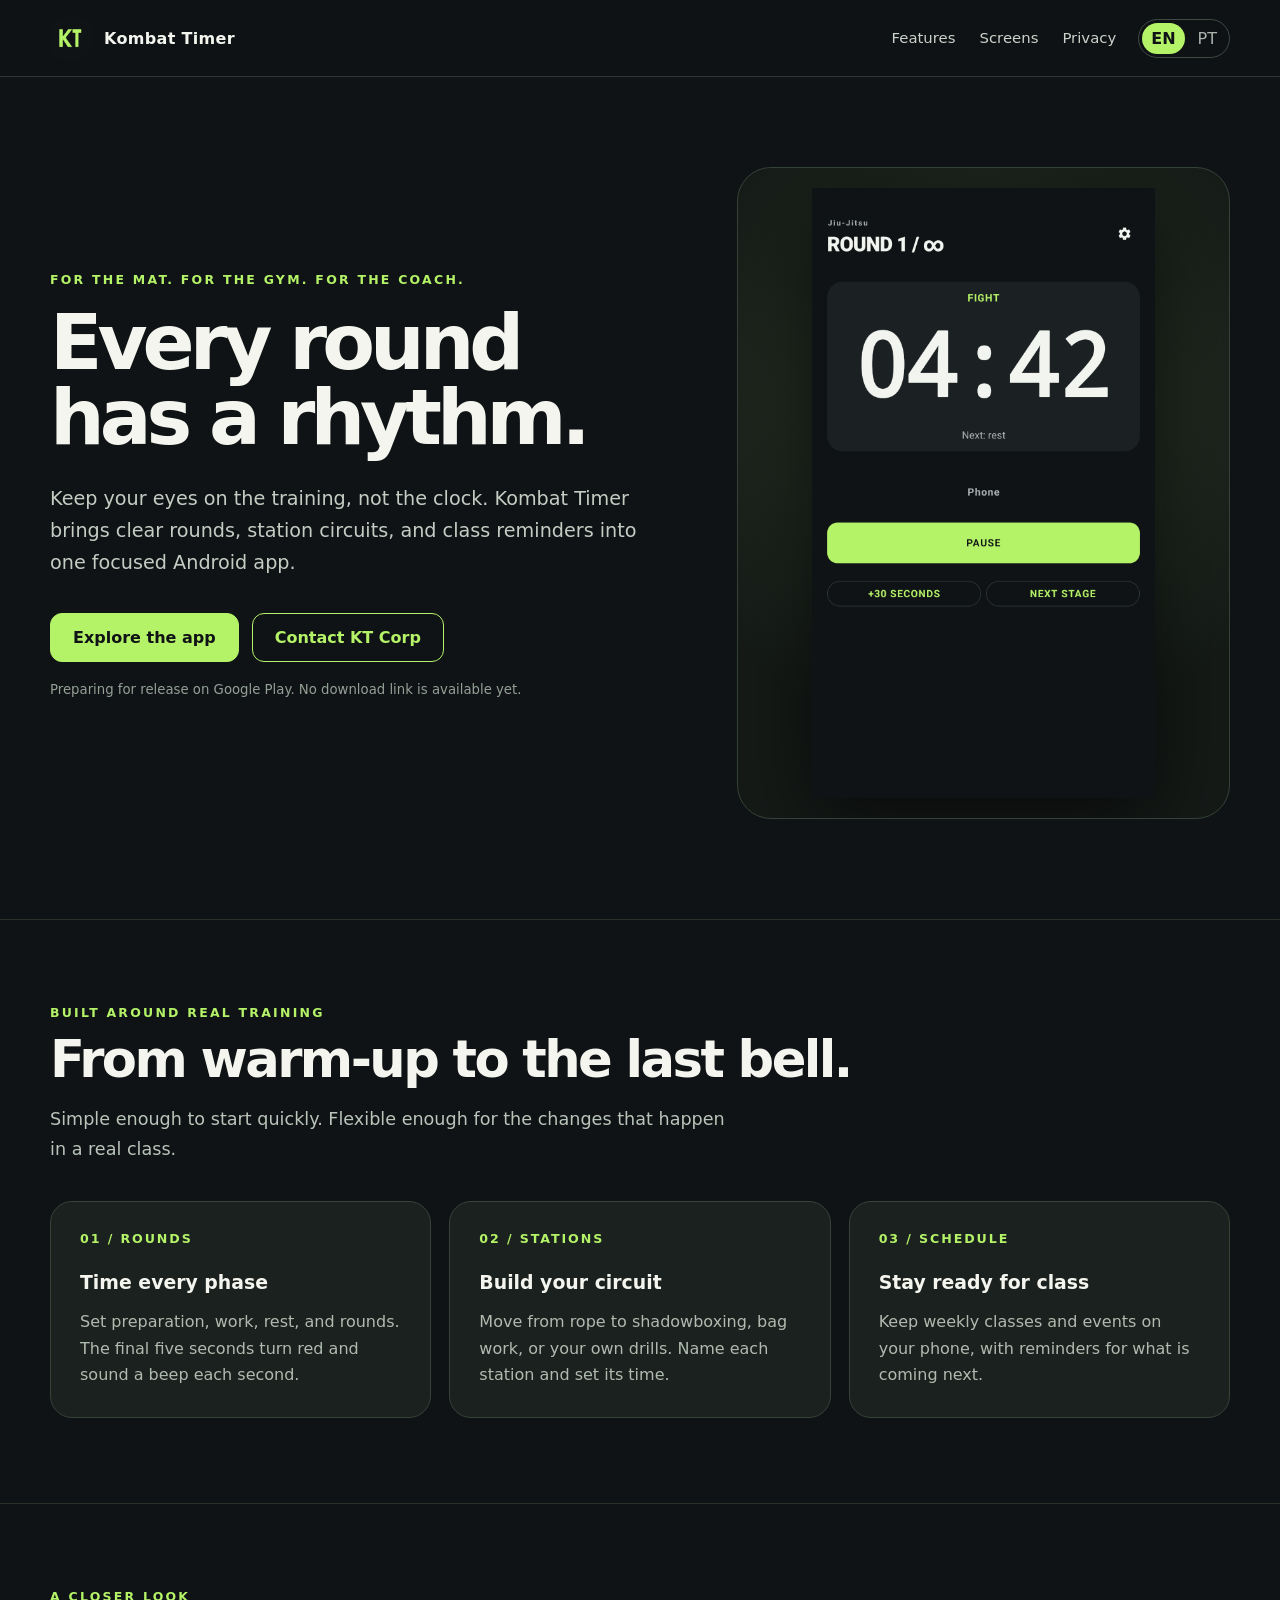
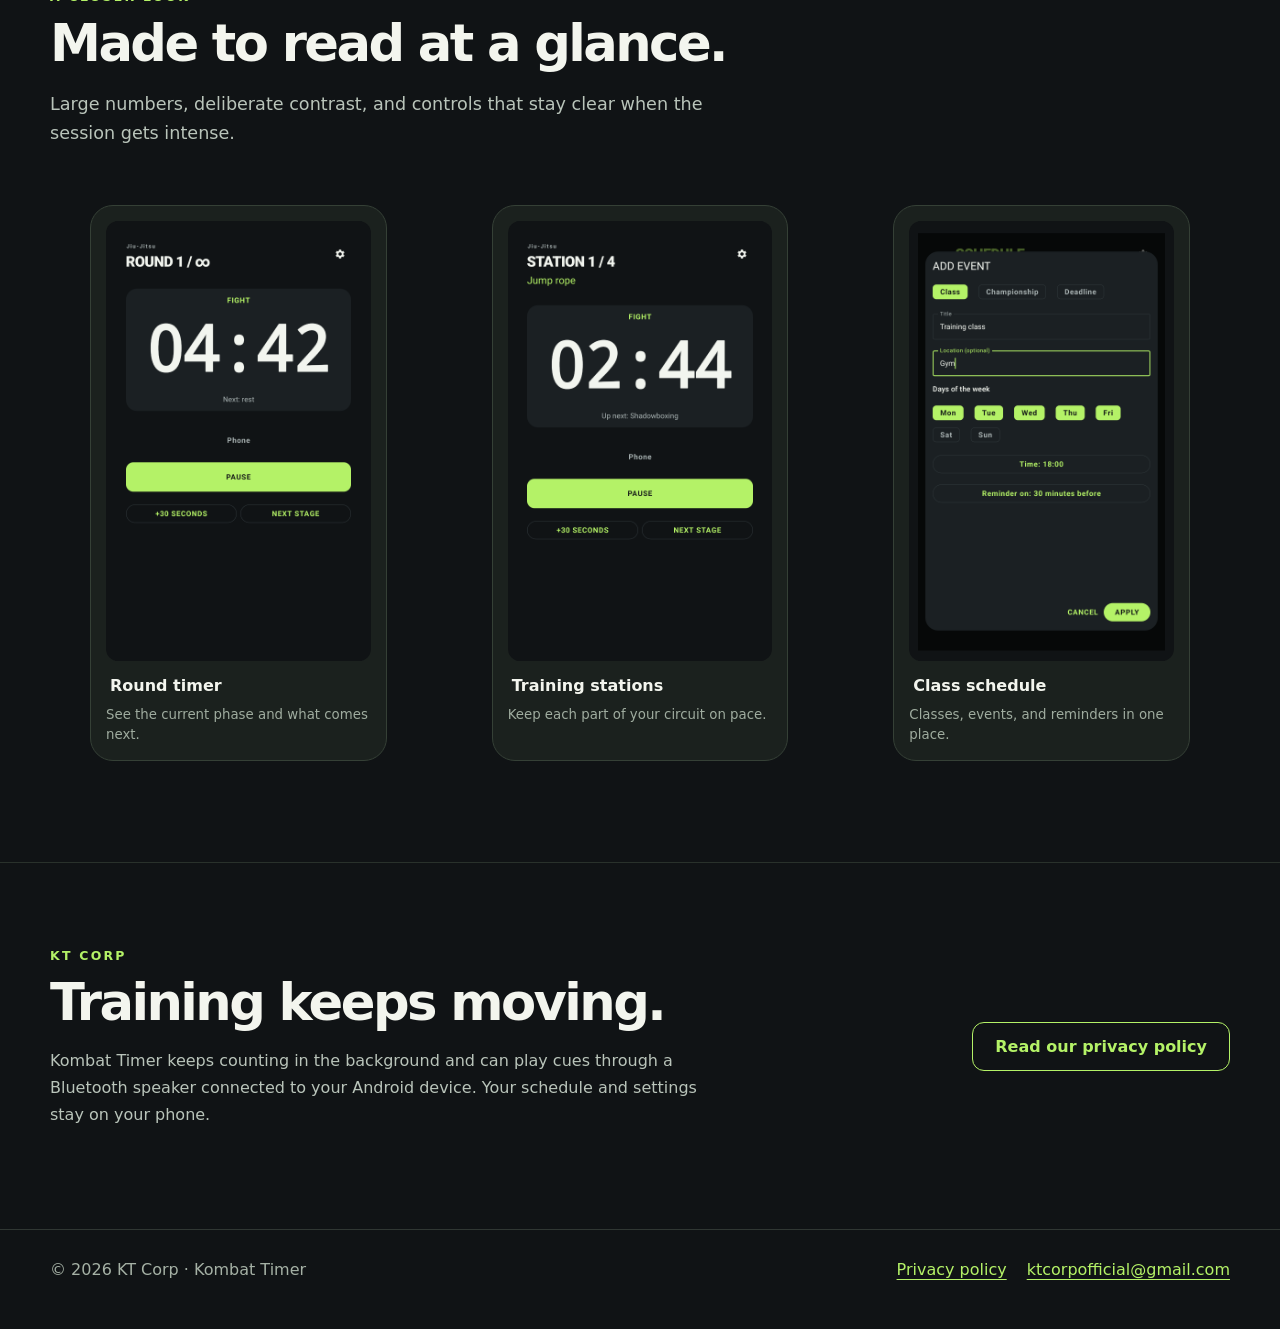
<file: index.html>
<!doctype html>
<html lang="en">
<head>
  <meta charset="utf-8"><meta name="viewport" content="width=device-width,initial-scale=1">
  <meta name="theme-color" content="#101315">
  <meta name="description" content="Kombat Timer keeps combat sports rounds, training stations, and class schedules on pace.">
  <title>Kombat Timer — Built for the rhythm of combat sports</title>
  <link rel="icon" type="image/png" href="assets/icon.png">
  <style>
    :root{color-scheme:dark;font-family:system-ui,-apple-system,"Segoe UI",sans-serif;background:#101315;color:#f3f5ee;scroll-behavior:smooth}
    *{box-sizing:border-box}body{margin:0}a{color:inherit}button{font:inherit}img{max-width:100%;display:block}
    .shell{width:min(1180px,calc(100% - 40px));margin:auto}.accent{color:#b4f267}
    header{border-bottom:1px solid #303733;background:#101315ee;position:sticky;top:0;z-index:10;backdrop-filter:blur(14px)}
    .nav{min-height:76px;display:flex;align-items:center;gap:22px}.brand{display:flex;align-items:center;gap:12px;text-decoration:none;font-weight:800;letter-spacing:.02em}.brand img{width:42px;height:42px;border-radius:12px}.navlinks{display:flex;gap:24px;margin-left:auto}.navlinks a{text-decoration:none;color:#cbd2ca;font-size:.93rem}.navlinks a:hover,.navlinks a:focus-visible{color:#b4f267}.langs{display:flex;gap:4px;border:1px solid #404a42;border-radius:999px;padding:3px}.langs button{border:0;background:none;color:#aab3ad;padding:6px 9px;border-radius:999px;cursor:pointer}.langs button[aria-pressed="true"]{background:#b4f267;color:#101315;font-weight:800}
    .hero{display:grid;grid-template-columns:1.12fr .88fr;gap:60px;align-items:center;padding:90px 0 100px}.eyebrow{text-transform:uppercase;letter-spacing:.18em;color:#b4f267;font-size:.78rem;font-weight:800}.hero h1{font-size:clamp(3.1rem,6vw,6.2rem);line-height:.98;letter-spacing:-.065em;margin:18px 0 28px}.hero p{font-size:clamp(1.05rem,1.5vw,1.27rem);line-height:1.65;color:#c4cdc4;max-width:610px}.actions{display:flex;gap:13px;flex-wrap:wrap;margin-top:35px}.button{display:inline-flex;align-items:center;justify-content:center;padding:14px 22px;border-radius:12px;text-decoration:none;font-weight:750;border:1px solid #b4f267;background:#b4f267;color:#101315}.button.secondary{background:transparent;color:#b4f267}.release-note{font-size:.83rem!important;color:#93a096!important;margin-top:17px}.hero-art{padding:20px;border-radius:34px;background:radial-gradient(circle at 50% 36%,#41602c 0%,#202a20 36%,#151a17 72%);border:1px solid #354237;min-height:560px;display:grid;place-items:center;overflow:hidden}.hero-art img{max-height:610px;width:auto;filter:drop-shadow(0 22px 40px #0009)}
    section{padding:85px 0;border-top:1px solid #29312b}section h2{font-size:clamp(2.2rem,4vw,4rem);letter-spacing:-.05em;line-height:1.08;margin:12px 0 18px}section .lead{color:#b9c4ba;line-height:1.7;max-width:680px;font-size:1.1rem}.features{display:grid;grid-template-columns:repeat(3,1fr);gap:18px;margin-top:36px}.feature{background:#1b211e;border:1px solid #374239;border-radius:22px;padding:29px;min-height:210px}.feature strong{font-size:1.18rem}.feature p{color:#afbbb0;line-height:1.65;margin-bottom:0}.number{display:block;color:#b4f267;font-weight:850;letter-spacing:.15em;font-size:.79rem;margin-bottom:25px}
    .gallery{display:grid;grid-template-columns:repeat(3,minmax(0,1fr));gap:25px;margin-top:40px}.shot{background:#1b211e;border:1px solid #354036;border-radius:23px;padding:15px}.shot img{width:100%;height:440px;object-fit:contain;object-position:top;background:#101315;border-radius:12px}.shot figcaption{padding:15px 4px 5px;font-weight:700}.shot small{display:block;color:#9fac9f;font-weight:400;margin-top:5px;line-height:1.5}
    .closing{display:grid;grid-template-columns:1fr auto;gap:30px;align-items:center}.closing h2{margin-bottom:12px}.closing p{color:#b9c4ba;line-height:1.7;max-width:660px}footer{border-top:1px solid #303733;padding:30px 0 50px;color:#a5b1a5}.foot{display:flex;gap:20px;flex-wrap:wrap;align-items:center}.foot span{margin-right:auto}.foot a{color:#b4f267;text-underline-offset:4px}:focus-visible{outline:3px solid #d3ff9e;outline-offset:3px}
    @media(max-width:850px){.hero{grid-template-columns:1fr;gap:25px;padding:60px 0}.hero-art{min-height:410px}.hero-art img{max-height:440px}.features{grid-template-columns:1fr}.gallery{grid-template-columns:repeat(2,minmax(0,1fr))}.navlinks{display:none}.langs{margin-left:auto}.closing{grid-template-columns:1fr}}
    @media(max-width:580px){.shell{width:min(100% - 30px,1180px)}.hero h1{font-size:3.45rem}.hero-art{min-height:390px}.gallery{grid-template-columns:1fr}.shot img{height:470px}.feature{min-height:0}section{padding:62px 0}}
  </style>
</head>
<body>
  <header><div class="shell nav"><a class="brand" href="#top"><img src="assets/icon.png" alt="Kombat Timer icon"><span>Kombat Timer</span></a><nav class="navlinks" aria-label="Main navigation"><a href="#features" data-en="Features" data-pt="Recursos">Features</a><a href="#screens" data-en="Screens" data-pt="Telas">Screens</a><a href="privacy.html" data-en="Privacy" data-pt="Privacidade">Privacy</a></nav><div class="langs" aria-label="Language"><button type="button" data-lang="en" aria-pressed="true">EN</button><button type="button" data-lang="pt" aria-pressed="false">PT</button></div></div></header>
  <main id="top">
    <div class="shell hero"><div><div class="eyebrow" data-en="For the mat. For the gym. For the coach." data-pt="Para o tatame. Para a academia. Para o treinador.">For the mat. For the gym. For the coach.</div><h1 data-en="Every round has a rhythm." data-pt="Cada round tem seu ritmo.">Every round has a rhythm.</h1><p data-en="Keep your eyes on the training, not the clock. Kombat Timer brings clear rounds, station circuits, and class reminders into one focused Android app." data-pt="Concentre-se no treino, não no relógio. O Kombat Timer reúne rounds, circuitos de estações e lembretes de aulas em um app Android focado.">Keep your eyes on the training, not the clock. Kombat Timer brings clear rounds, station circuits, and class reminders into one focused Android app.</p><div class="actions"><a class="button" href="#screens" data-en="Explore the app" data-pt="Conheça o app">Explore the app</a><a class="button secondary" href="mailto:ktcorpofficial@gmail.com" data-en="Contact KT Corp" data-pt="Fale com a KT Corp">Contact KT Corp</a></div><p class="release-note" data-en="Preparing for release on Google Play. No download link is available yet." data-pt="Em preparação para lançamento na Google Play. Ainda não há link para download.">Preparing for release on Google Play. No download link is available yet.</p></div><div class="hero-art"><img src="assets/timer.png" alt="Kombat Timer round countdown on Android"></div></div>
    <section id="features"><div class="shell"><div class="eyebrow" data-en="Built around real training" data-pt="Feito para treinos reais">Built around real training</div><h2 data-en="From warm-up to the last bell." data-pt="Do aquecimento ao último sino.">From warm-up to the last bell.</h2><p class="lead" data-en="Simple enough to start quickly. Flexible enough for the changes that happen in a real class." data-pt="Simples para começar rápido. Flexível para as mudanças que acontecem numa aula de verdade.">Simple enough to start quickly. Flexible enough for the changes that happen in a real class.</p><div class="features"><div class="feature"><span class="number">01 / ROUNDS</span><strong data-en="Time every phase" data-pt="Controle cada fase">Time every phase</strong><p data-en="Set preparation, work, rest, and rounds. The final five seconds turn red and sound a beep each second." data-pt="Ajuste preparação, luta, descanso e rounds. Nos últimos cinco segundos, os números ficam vermelhos e há um beep a cada segundo.">Set preparation, work, rest, and rounds. The final five seconds turn red and sound a beep each second.</p></div><div class="feature"><span class="number">02 / STATIONS</span><strong data-en="Build your circuit" data-pt="Monte seu circuito">Build your circuit</strong><p data-en="Move from rope to shadowboxing, bag work, or your own drills. Name each station and set its time." data-pt="Passe da corda para sombra, saco ou seus próprios exercícios. Nomeie cada estação e ajuste seu tempo.">Move from rope to shadowboxing, bag work, or your own drills. Name each station and set its time.</p></div><div class="feature"><span class="number">03 / SCHEDULE</span><strong data-en="Stay ready for class" data-pt="Organize suas aulas">Stay ready for class</strong><p data-en="Keep weekly classes and events on your phone, with reminders for what is coming next." data-pt="Guarde aulas semanais e eventos no celular, com lembretes para os próximos compromissos.">Keep weekly classes and events on your phone, with reminders for what is coming next.</p></div></div></div></section>
    <section id="screens"><div class="shell"><div class="eyebrow" data-en="A closer look" data-pt="Veja de perto">A closer look</div><h2 data-en="Made to read at a glance." data-pt="Feito para entender num olhar.">Made to read at a glance.</h2><p class="lead" data-en="Large numbers, deliberate contrast, and controls that stay clear when the session gets intense." data-pt="Números grandes, contraste pensado e controles claros mesmo nos momentos mais intensos.">Large numbers, deliberate contrast, and controls that stay clear when the session gets intense.</p><div class="gallery"><figure class="shot"><img src="assets/timer.png" loading="lazy" alt="Round timer screen"><figcaption data-en="Round timer" data-pt="Cronômetro de rounds">Round timer</figcaption><small data-en="See the current phase and what comes next." data-pt="Veja a fase atual e o que vem depois.">See the current phase and what comes next.</small></figure><figure class="shot"><img src="assets/stations.png" loading="lazy" alt="Training stations screen"><figcaption data-en="Training stations" data-pt="Estações de treino">Training stations</figcaption><small data-en="Keep each part of your circuit on pace." data-pt="Mantenha cada etapa do circuito no ritmo.">Keep each part of your circuit on pace.</small></figure><figure class="shot"><img src="assets/schedule.png" loading="lazy" alt="Class schedule screen"><figcaption data-en="Class schedule" data-pt="Agenda de aulas">Class schedule</figcaption><small data-en="Classes, events, and reminders in one place." data-pt="Aulas, eventos e lembretes em um só lugar.">Classes, events, and reminders in one place.</small></figure></div></div></section>
    <section><div class="shell closing"><div><div class="eyebrow">KT CORP</div><h2 data-en="Training keeps moving." data-pt="O treino não para.">Training keeps moving.</h2><p data-en="Kombat Timer keeps counting in the background and can play cues through a Bluetooth speaker connected to your Android device. Your schedule and settings stay on your phone." data-pt="O Kombat Timer continua contando em segundo plano e pode tocar avisos numa caixa Bluetooth conectada ao Android. Sua agenda e seus ajustes ficam no celular.">Kombat Timer keeps counting in the background and can play cues through a Bluetooth speaker connected to your Android device. Your schedule and settings stay on your phone.</p></div><a class="button secondary" href="privacy.html" data-en="Read our privacy policy" data-pt="Leia a política de privacidade">Read our privacy policy</a></div></section>
  </main>
  <footer><div class="shell foot"><span>© <span id="year">2026</span> KT Corp · Kombat Timer</span><a href="privacy.html" data-en="Privacy policy" data-pt="Política de privacidade">Privacy policy</a><a href="mailto:ktcorpofficial@gmail.com">ktcorpofficial@gmail.com</a></div></footer>
  <script>
    document.getElementById('year').textContent = new Date().getFullYear();
    const buttons = document.querySelectorAll('[data-lang]');
    function setLanguage(lang){document.documentElement.lang=lang==='pt'?'pt-BR':'en';document.querySelectorAll('[data-en][data-pt]').forEach(node=>{node.textContent=node.dataset[lang]});buttons.forEach(button=>button.setAttribute('aria-pressed',String(button.dataset.lang===lang)));localStorage.setItem('kt-site-language',lang)}
    buttons.forEach(button=>button.addEventListener('click',()=>setLanguage(button.dataset.lang)));
    const saved=localStorage.getItem('kt-site-language');if(saved==='pt'||saved==='en')setLanguage(saved);
  </script>
</body>
</html>
</file>
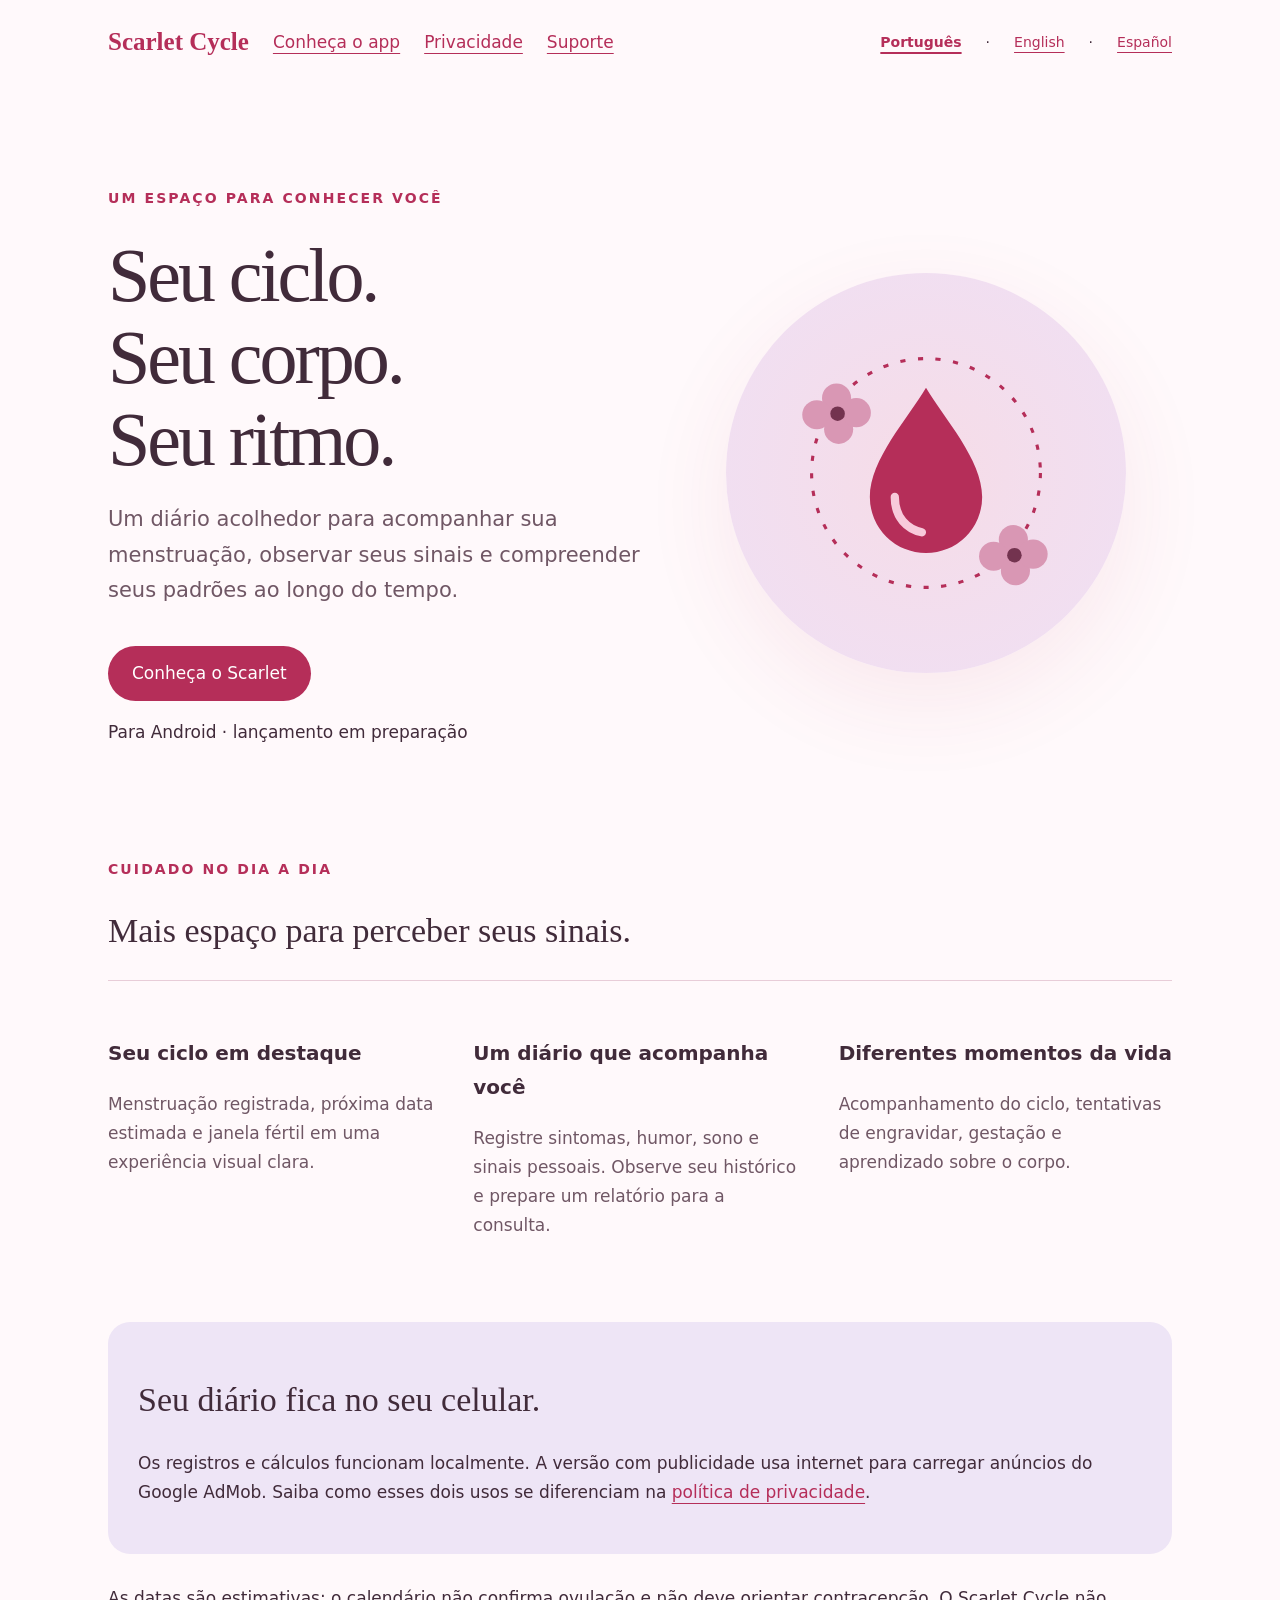
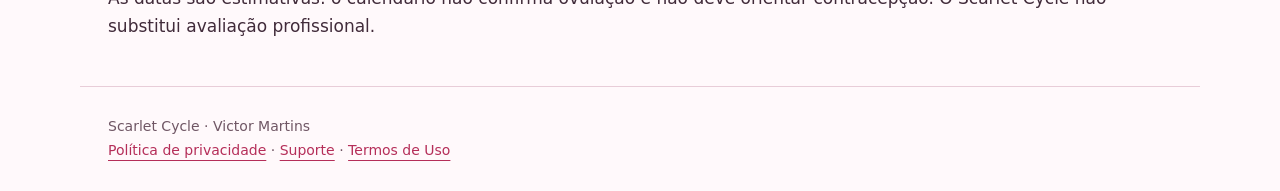
<file: scarlet-cycle/index.html>
<!doctype html><html lang="pt-BR"><head><meta charset="utf-8"><meta name="viewport" content="width=device-width,initial-scale=1"><meta name="description" content="Scarlet Cycle: diário menstrual, estimativas do ciclo e acompanhamento pessoal no seu celular."><title>Scarlet Cycle — Seu ciclo, seu ritmo</title><link rel="stylesheet" href="style.css"></head><body><header><a class="brand" href="./">Scarlet Cycle</a><nav aria-label="Navegação principal"><a href="#recursos">Conheça o app</a><a href="privacidade.html">Privacidade</a><a href="suporte.html">Suporte</a></nav><nav class="languages" aria-label="Language / Idioma"><a lang="pt" href="index.html" aria-current="page">Português</a> · <a lang="en" href="index.en.html">English</a> · <a lang="es" href="index.es.html">Español</a></nav></header><main><section class="hero"><div><span class="eyebrow">Um espaço para conhecer você</span><h1>Seu ciclo.<br>Seu corpo.<br>Seu ritmo.</h1><p class="lead">Um diário acolhedor para acompanhar sua menstruação, observar seus sinais e compreender seus padrões ao longo do tempo.</p><a class="button" href="#recursos">Conheça o Scarlet</a><p>Para Android · lançamento em preparação</p></div><div class="art"><svg viewBox="0 0 300 300" role="img" aria-label="Gota escarlate dentro de um ciclo com flores"><circle cx="150" cy="150" r="110" fill="none" stroke="#b52e59" stroke-width="3" stroke-dasharray="5 12"/><path d="M150 68C133 97 96 137 96 173a54 54 0 00108 0c0-36-37-76-54-105Z" fill="#b52e59"/><path d="M120 173c0 20 12 31 26 34" fill="none" stroke="#f8cadb" stroke-width="8" stroke-linecap="round"/><g fill="#d997b4"><circle cx="64" cy="78" r="14"/><circle cx="45" cy="94" r="14"/><circle cx="66" cy="108" r="14"/><circle cx="83" cy="92" r="14"/><circle cx="234" cy="214" r="14"/><circle cx="215" cy="230" r="14"/><circle cx="236" cy="244" r="14"/><circle cx="253" cy="228" r="14"/></g><g fill="#73334f"><circle cx="65" cy="93" r="7"/><circle cx="235" cy="229" r="7"/></g></svg></div></section><section id="recursos"><span class="eyebrow">Cuidado no dia a dia</span><h2>Mais espaço para perceber seus sinais.</h2><div class="features"><article><h3>Seu ciclo em destaque</h3><p>Menstruação registrada, próxima data estimada e janela fértil em uma experiência visual clara.</p></article><article><h3>Um diário que acompanha você</h3><p>Registre sintomas, humor, sono e sinais pessoais. Observe seu histórico e prepare um relatório para a consulta.</p></article><article><h3>Diferentes momentos da vida</h3><p>Acompanhamento do ciclo, tentativas de engravidar, gestação e aprendizado sobre o corpo.</p></article></div></section><section class="note"><h2>Seu diário fica no seu celular.</h2><p>Os registros e cálculos funcionam localmente. A versão com publicidade usa internet para carregar anúncios do Google AdMob. Saiba como esses dois usos se diferenciam na <a href="privacidade.html">política de privacidade</a>.</p></section><p>As datas são estimativas: o calendário não confirma ovulação e não deve orientar contracepção. O Scarlet Cycle não substitui avaliação profissional.</p></main><footer>Scarlet Cycle · Victor Martins<br><a href="privacidade.html">Política de privacidade</a> · <a href="suporte.html">Suporte</a> · <a href='termos.html'>Termos de Uso</a></footer></body></html>
</file>
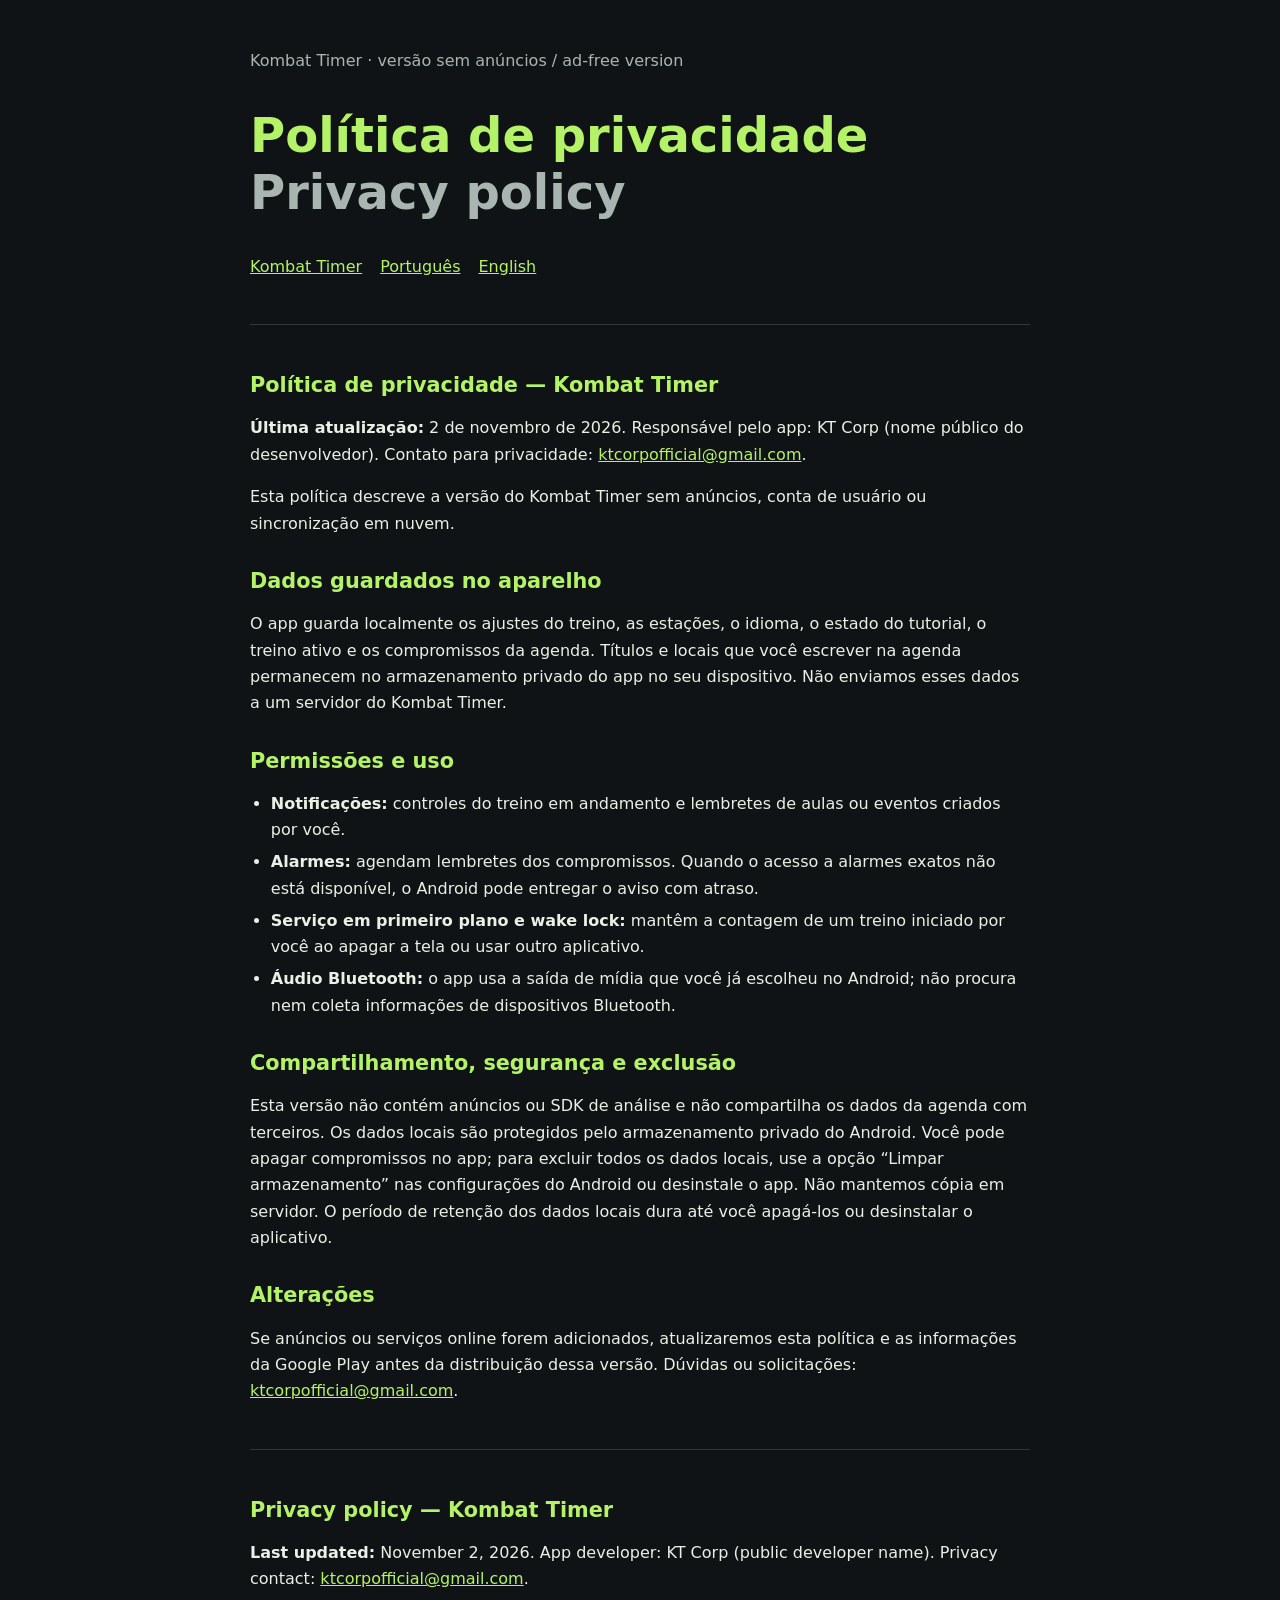
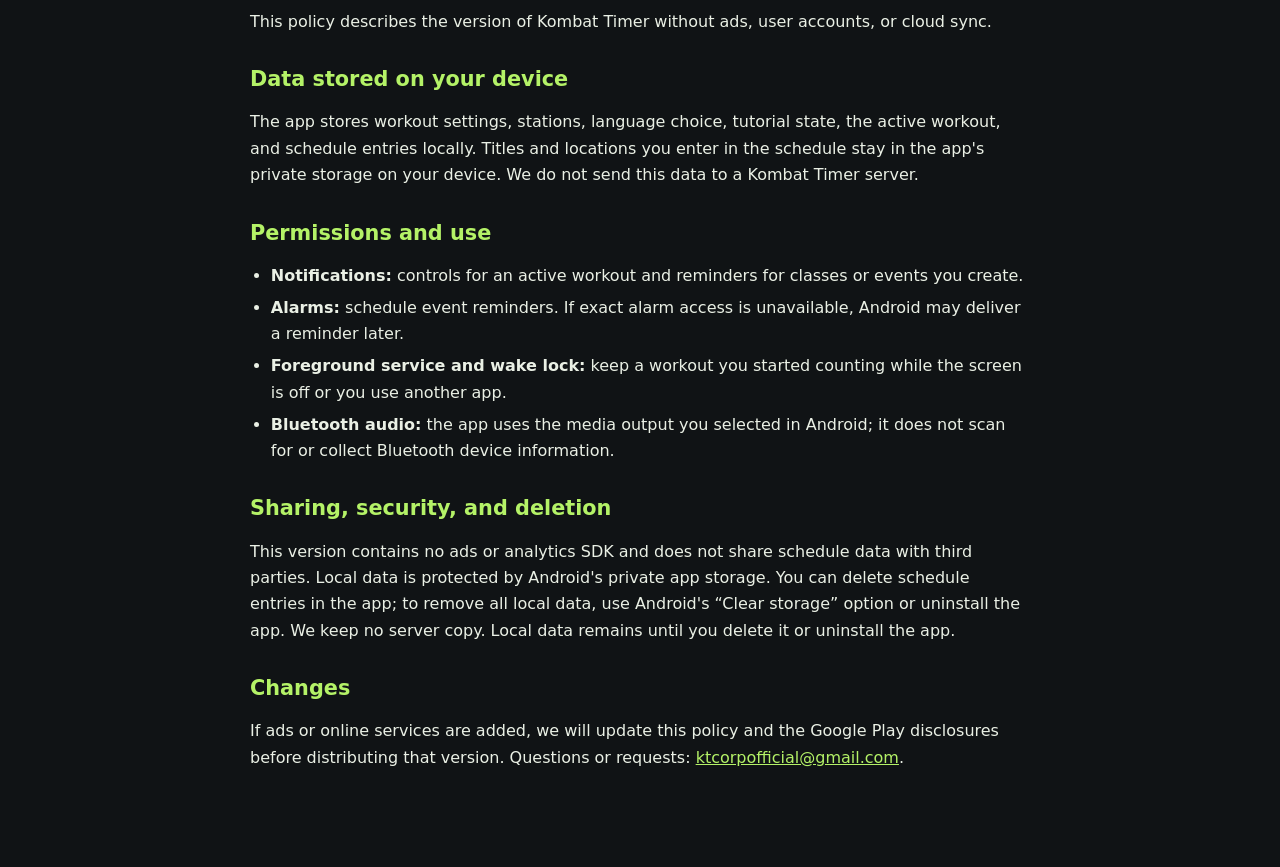
<file: privacy.html>
<!doctype html>
<html lang="pt-BR">
<head>
  <meta charset="utf-8">
  <meta name="viewport" content="width=device-width,initial-scale=1">
  <meta name="color-scheme" content="dark">
  <title>Política de privacidade / Privacy policy — Kombat Timer</title>
  <style>
    :root{font-family:system-ui,-apple-system,"Segoe UI",sans-serif;color:#eaf0e5;background:#101315;line-height:1.65}
    body{margin:0}main{max-width:780px;margin:auto;padding:32px 22px 80px}h1,h2{line-height:1.2}h1{color:#b4f267;font-size:clamp(2rem,5vw,3rem)}h2{margin-top:2rem;color:#b4f267;font-size:1.3rem}a{color:#b4f267}nav{display:flex;gap:18px;flex-wrap:wrap;margin:20px 0 36px}section{border-top:1px solid #303a37;padding-top:16px;margin-top:44px}.muted{color:#a9b5b0}ul{padding-left:1.3rem}li{margin:.35rem 0}
  </style>
</head>
<body><main>
  <p class="muted">Kombat Timer · versão sem anúncios / ad-free version</p>
  <h1>Política de privacidade<br><span class="muted">Privacy policy</span></h1>
  <nav><a href="index.html">Kombat Timer</a><a href="#pt">Português</a><a href="#en">English</a></nav>
  <section id="pt" lang="pt-BR">
    <h2>Política de privacidade — Kombat Timer</h2>
    <p><strong>Última atualização:</strong> 2 de novembro de 2026. Responsável pelo app: KT Corp (nome público do desenvolvedor). Contato para privacidade: <a href="mailto:ktcorpofficial@gmail.com">ktcorpofficial@gmail.com</a>.</p>
    <p>Esta política descreve a versão do Kombat Timer sem anúncios, conta de usuário ou sincronização em nuvem.</p>
    <h2>Dados guardados no aparelho</h2>
    <p>O app guarda localmente os ajustes do treino, as estações, o idioma, o estado do tutorial, o treino ativo e os compromissos da agenda. Títulos e locais que você escrever na agenda permanecem no armazenamento privado do app no seu dispositivo. Não enviamos esses dados a um servidor do Kombat Timer.</p>
    <h2>Permissões e uso</h2>
    <ul><li><strong>Notificações:</strong> controles do treino em andamento e lembretes de aulas ou eventos criados por você.</li><li><strong>Alarmes:</strong> agendam lembretes dos compromissos. Quando o acesso a alarmes exatos não está disponível, o Android pode entregar o aviso com atraso.</li><li><strong>Serviço em primeiro plano e wake lock:</strong> mantêm a contagem de um treino iniciado por você ao apagar a tela ou usar outro aplicativo.</li><li><strong>Áudio Bluetooth:</strong> o app usa a saída de mídia que você já escolheu no Android; não procura nem coleta informações de dispositivos Bluetooth.</li></ul>
    <h2>Compartilhamento, segurança e exclusão</h2>
    <p>Esta versão não contém anúncios ou SDK de análise e não compartilha os dados da agenda com terceiros. Os dados locais são protegidos pelo armazenamento privado do Android. Você pode apagar compromissos no app; para excluir todos os dados locais, use a opção “Limpar armazenamento” nas configurações do Android ou desinstale o app. Não mantemos cópia em servidor. O período de retenção dos dados locais dura até você apagá-los ou desinstalar o aplicativo.</p>
    <h2>Alterações</h2>
    <p>Se anúncios ou serviços online forem adicionados, atualizaremos esta política e as informações da Google Play antes da distribuição dessa versão. Dúvidas ou solicitações: <a href="mailto:ktcorpofficial@gmail.com">ktcorpofficial@gmail.com</a>.</p>
  </section>
  <section id="en" lang="en">
    <h2>Privacy policy — Kombat Timer</h2>
    <p><strong>Last updated:</strong> November 2, 2026. App developer: KT Corp (public developer name). Privacy contact: <a href="mailto:ktcorpofficial@gmail.com">ktcorpofficial@gmail.com</a>.</p>
    <p>This policy describes the version of Kombat Timer without ads, user accounts, or cloud sync.</p>
    <h2>Data stored on your device</h2>
    <p>The app stores workout settings, stations, language choice, tutorial state, the active workout, and schedule entries locally. Titles and locations you enter in the schedule stay in the app's private storage on your device. We do not send this data to a Kombat Timer server.</p>
    <h2>Permissions and use</h2>
    <ul><li><strong>Notifications:</strong> controls for an active workout and reminders for classes or events you create.</li><li><strong>Alarms:</strong> schedule event reminders. If exact alarm access is unavailable, Android may deliver a reminder later.</li><li><strong>Foreground service and wake lock:</strong> keep a workout you started counting while the screen is off or you use another app.</li><li><strong>Bluetooth audio:</strong> the app uses the media output you selected in Android; it does not scan for or collect Bluetooth device information.</li></ul>
    <h2>Sharing, security, and deletion</h2>
    <p>This version contains no ads or analytics SDK and does not share schedule data with third parties. Local data is protected by Android's private app storage. You can delete schedule entries in the app; to remove all local data, use Android's “Clear storage” option or uninstall the app. We keep no server copy. Local data remains until you delete it or uninstall the app.</p>
    <h2>Changes</h2>
    <p>If ads or online services are added, we will update this policy and the Google Play disclosures before distributing that version. Questions or requests: <a href="mailto:ktcorpofficial@gmail.com">ktcorpofficial@gmail.com</a>.</p>
  </section>
</main></body></html>
</file>
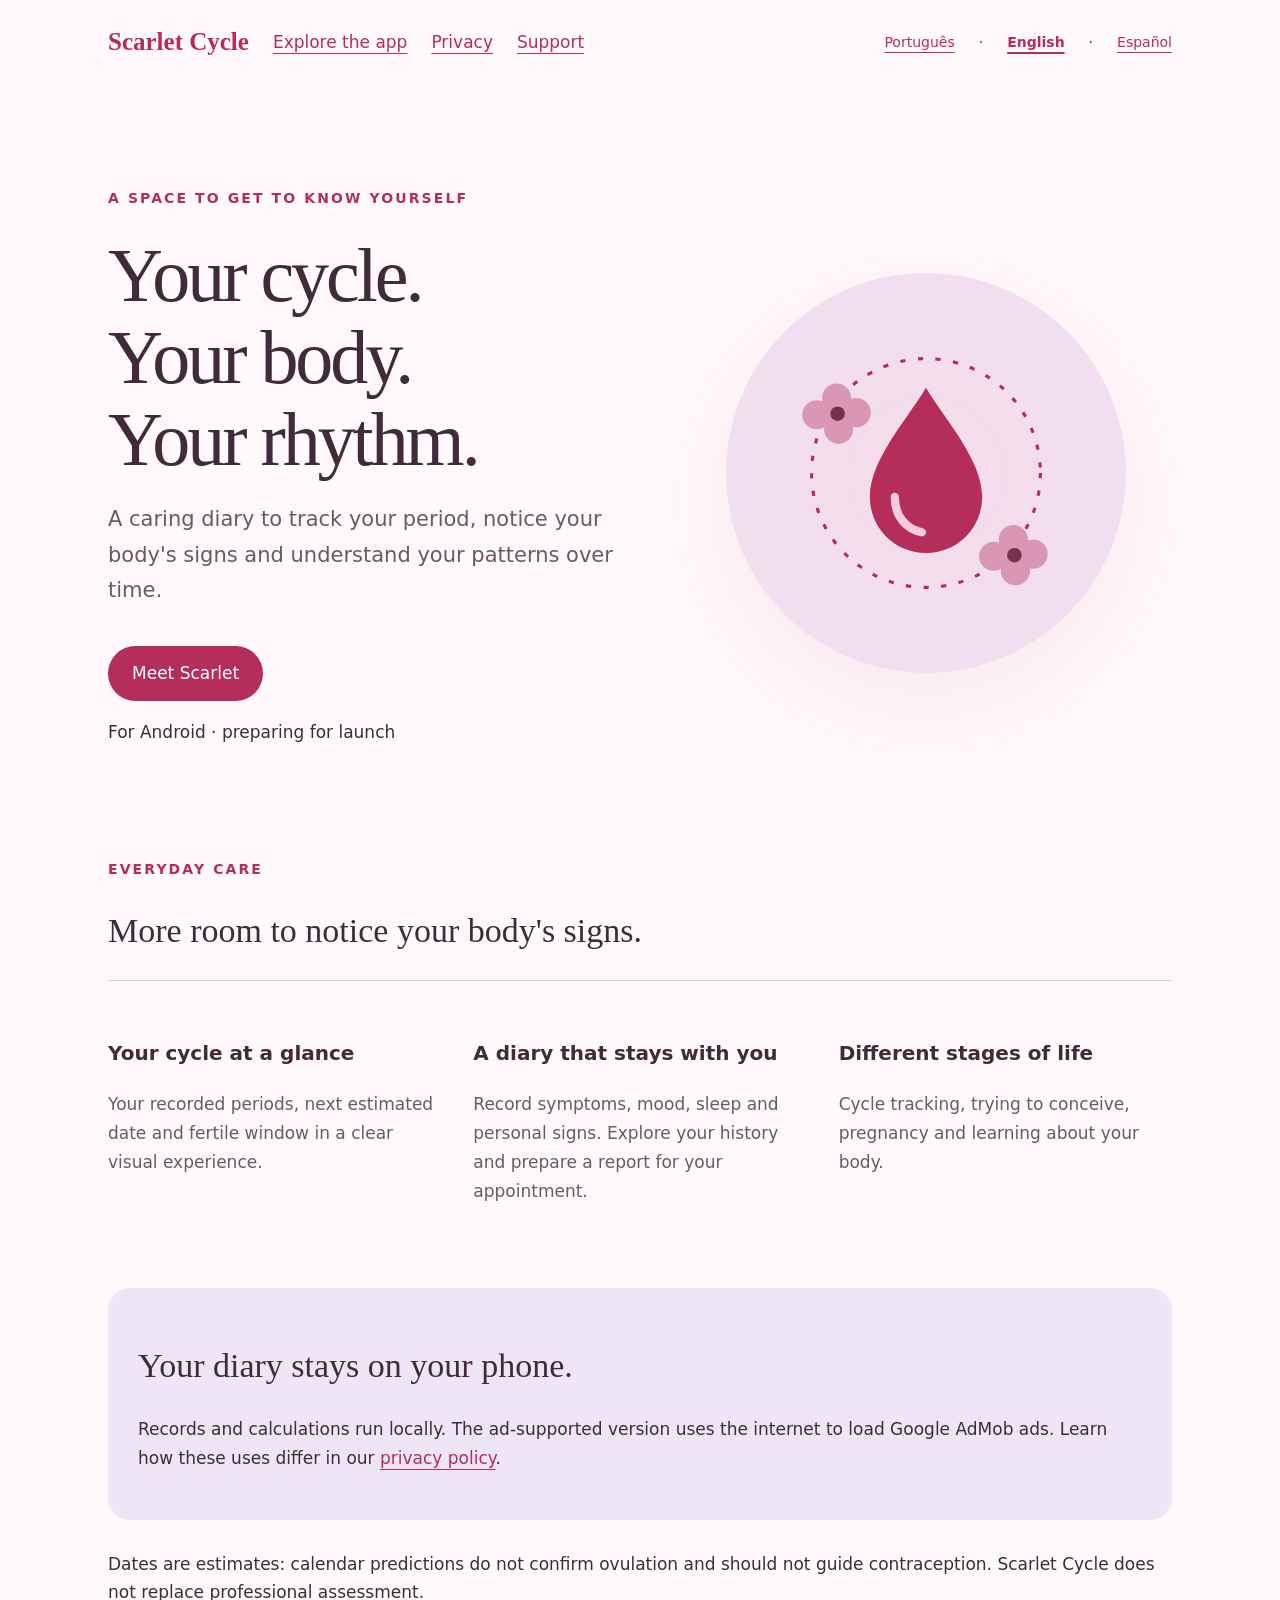
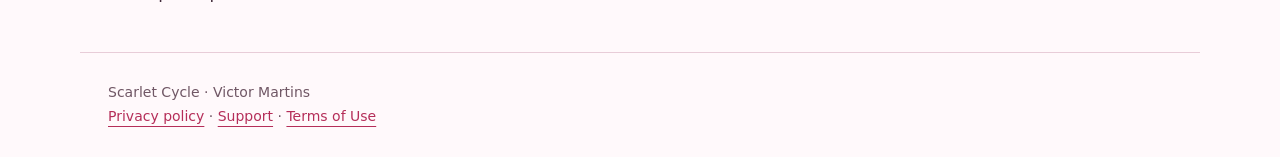
<file: scarlet-cycle/index.en.html>
<!doctype html><html lang="en"><head><meta charset="utf-8"><meta name="viewport" content="width=device-width,initial-scale=1"><meta name="description" content="Scarlet Cycle: a period diary, cycle estimates and personal tracking on your phone."><title>Scarlet Cycle — Your cycle, your rhythm</title><link rel="stylesheet" href="style.css"></head><body><header><a class="brand" href="index.en.html">Scarlet Cycle</a><nav aria-label="Main navigation"><a href="#recursos">Explore the app</a><a href="privacidade.en.html">Privacy</a><a href="suporte.en.html">Support</a></nav><nav class="languages" aria-label="Language / Idioma"><a lang="pt" href="index.html">Português</a> · <a lang="en" href="index.en.html" aria-current="page">English</a> · <a lang="es" href="index.es.html">Español</a></nav></header><main><section class="hero"><div><span class="eyebrow">A space to get to know yourself</span><h1>Your cycle.<br>Your body.<br>Your rhythm.</h1><p class="lead">A caring diary to track your period, notice your body's signs and understand your patterns over time.</p><a class="button" href="#recursos">Meet Scarlet</a><p>For Android · preparing for launch</p></div><div class="art"><svg viewBox="0 0 300 300" role="img" aria-label="A scarlet drop inside a circle with flowers"><circle cx="150" cy="150" r="110" fill="none" stroke="#b52e59" stroke-width="3" stroke-dasharray="5 12"/><path d="M150 68C133 97 96 137 96 173a54 54 0 00108 0c0-36-37-76-54-105Z" fill="#b52e59"/><path d="M120 173c0 20 12 31 26 34" fill="none" stroke="#f8cadb" stroke-width="8" stroke-linecap="round"/><g fill="#d997b4"><circle cx="64" cy="78" r="14"/><circle cx="45" cy="94" r="14"/><circle cx="66" cy="108" r="14"/><circle cx="83" cy="92" r="14"/><circle cx="234" cy="214" r="14"/><circle cx="215" cy="230" r="14"/><circle cx="236" cy="244" r="14"/><circle cx="253" cy="228" r="14"/></g><g fill="#73334f"><circle cx="65" cy="93" r="7"/><circle cx="235" cy="229" r="7"/></g></svg></div></section><section id="recursos"><span class="eyebrow">Everyday care</span><h2>More room to notice your body's signs.</h2><div class="features"><article><h3>Your cycle at a glance</h3><p>Your recorded periods, next estimated date and fertile window in a clear visual experience.</p></article><article><h3>A diary that stays with you</h3><p>Record symptoms, mood, sleep and personal signs. Explore your history and prepare a report for your appointment.</p></article><article><h3>Different stages of life</h3><p>Cycle tracking, trying to conceive, pregnancy and learning about your body.</p></article></div></section><section class="note"><h2>Your diary stays on your phone.</h2><p>Records and calculations run locally. The ad-supported version uses the internet to load Google AdMob ads. Learn how these uses differ in our <a href="privacidade.en.html">privacy policy</a>.</p></section><p>Dates are estimates: calendar predictions do not confirm ovulation and should not guide contraception. Scarlet Cycle does not replace professional assessment.</p></main><footer>Scarlet Cycle · Victor Martins<br><a href="privacidade.en.html">Privacy policy</a> · <a href="suporte.en.html">Support</a> · <a href='termos.en.html'>Terms of Use</a></footer></body></html>
</file>
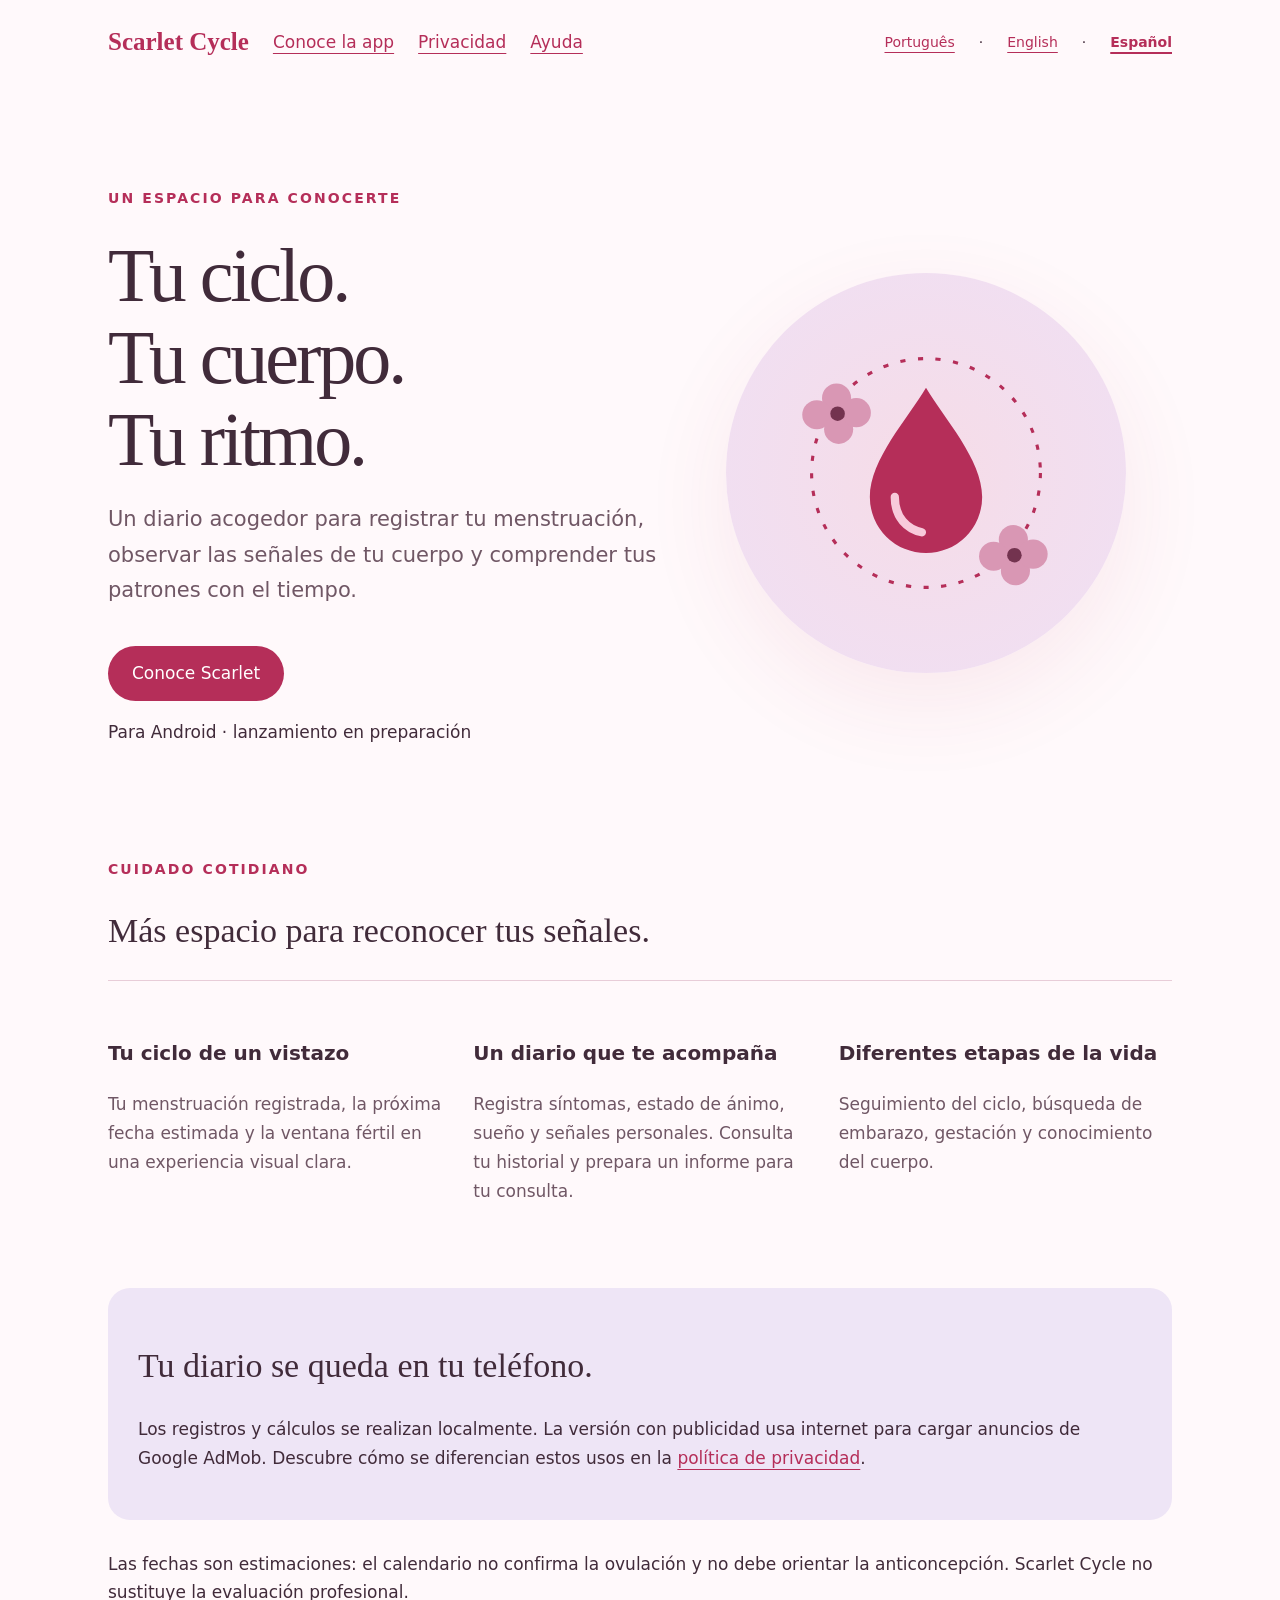
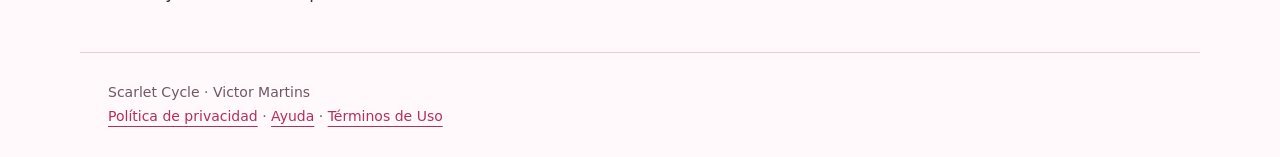
<file: scarlet-cycle/index.es.html>
<!doctype html><html lang="es"><head><meta charset="utf-8"><meta name="viewport" content="width=device-width,initial-scale=1"><meta name="description" content="Scarlet Cycle: diario menstrual, estimaciones del ciclo y seguimiento personal en tu teléfono."><title>Scarlet Cycle — Tu ciclo, tu ritmo</title><link rel="stylesheet" href="style.css"></head><body><header><a class="brand" href="index.es.html">Scarlet Cycle</a><nav aria-label="Navegación principal"><a href="#recursos">Conoce la app</a><a href="privacidade.es.html">Privacidad</a><a href="suporte.es.html">Ayuda</a></nav><nav class="languages" aria-label="Language / Idioma"><a lang="pt" href="index.html">Português</a> · <a lang="en" href="index.en.html">English</a> · <a lang="es" href="index.es.html" aria-current="page">Español</a></nav></header><main><section class="hero"><div><span class="eyebrow">Un espacio para conocerte</span><h1>Tu ciclo.<br>Tu cuerpo.<br>Tu ritmo.</h1><p class="lead">Un diario acogedor para registrar tu menstruación, observar las señales de tu cuerpo y comprender tus patrones con el tiempo.</p><a class="button" href="#recursos">Conoce Scarlet</a><p>Para Android · lanzamiento en preparación</p></div><div class="art"><svg viewBox="0 0 300 300" role="img" aria-label="Una gota escarlata dentro de un círculo con flores"><circle cx="150" cy="150" r="110" fill="none" stroke="#b52e59" stroke-width="3" stroke-dasharray="5 12"/><path d="M150 68C133 97 96 137 96 173a54 54 0 00108 0c0-36-37-76-54-105Z" fill="#b52e59"/><path d="M120 173c0 20 12 31 26 34" fill="none" stroke="#f8cadb" stroke-width="8" stroke-linecap="round"/><g fill="#d997b4"><circle cx="64" cy="78" r="14"/><circle cx="45" cy="94" r="14"/><circle cx="66" cy="108" r="14"/><circle cx="83" cy="92" r="14"/><circle cx="234" cy="214" r="14"/><circle cx="215" cy="230" r="14"/><circle cx="236" cy="244" r="14"/><circle cx="253" cy="228" r="14"/></g><g fill="#73334f"><circle cx="65" cy="93" r="7"/><circle cx="235" cy="229" r="7"/></g></svg></div></section><section id="recursos"><span class="eyebrow">Cuidado cotidiano</span><h2>Más espacio para reconocer tus señales.</h2><div class="features"><article><h3>Tu ciclo de un vistazo</h3><p>Tu menstruación registrada, la próxima fecha estimada y la ventana fértil en una experiencia visual clara.</p></article><article><h3>Un diario que te acompaña</h3><p>Registra síntomas, estado de ánimo, sueño y señales personales. Consulta tu historial y prepara un informe para tu consulta.</p></article><article><h3>Diferentes etapas de la vida</h3><p>Seguimiento del ciclo, búsqueda de embarazo, gestación y conocimiento del cuerpo.</p></article></div></section><section class="note"><h2>Tu diario se queda en tu teléfono.</h2><p>Los registros y cálculos se realizan localmente. La versión con publicidad usa internet para cargar anuncios de Google AdMob. Descubre cómo se diferencian estos usos en la <a href="privacidade.es.html">política de privacidad</a>.</p></section><p>Las fechas son estimaciones: el calendario no confirma la ovulación y no debe orientar la anticoncepción. Scarlet Cycle no sustituye la evaluación profesional.</p></main><footer>Scarlet Cycle · Victor Martins<br><a href="privacidade.es.html">Política de privacidad</a> · <a href="suporte.es.html">Ayuda</a> · <a href='termos.es.html'>Términos de Uso</a></footer></body></html>
</file>
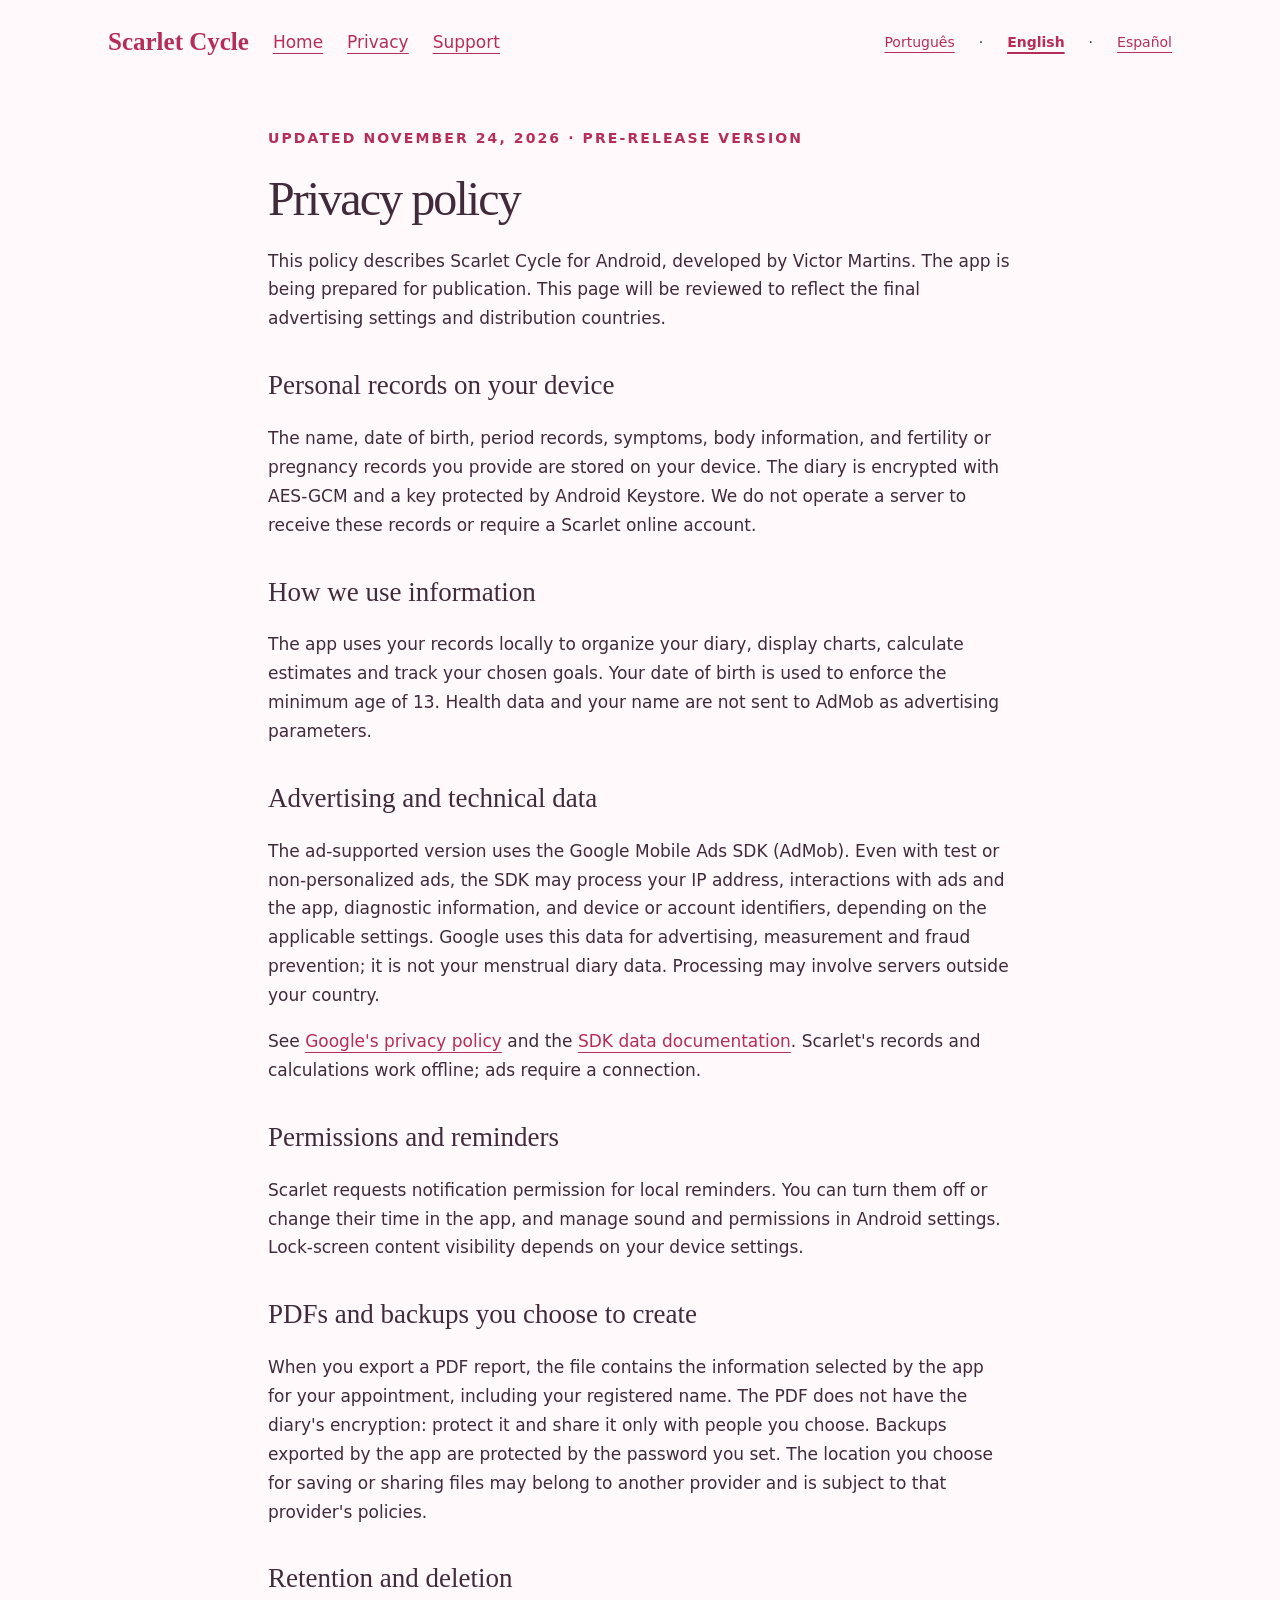
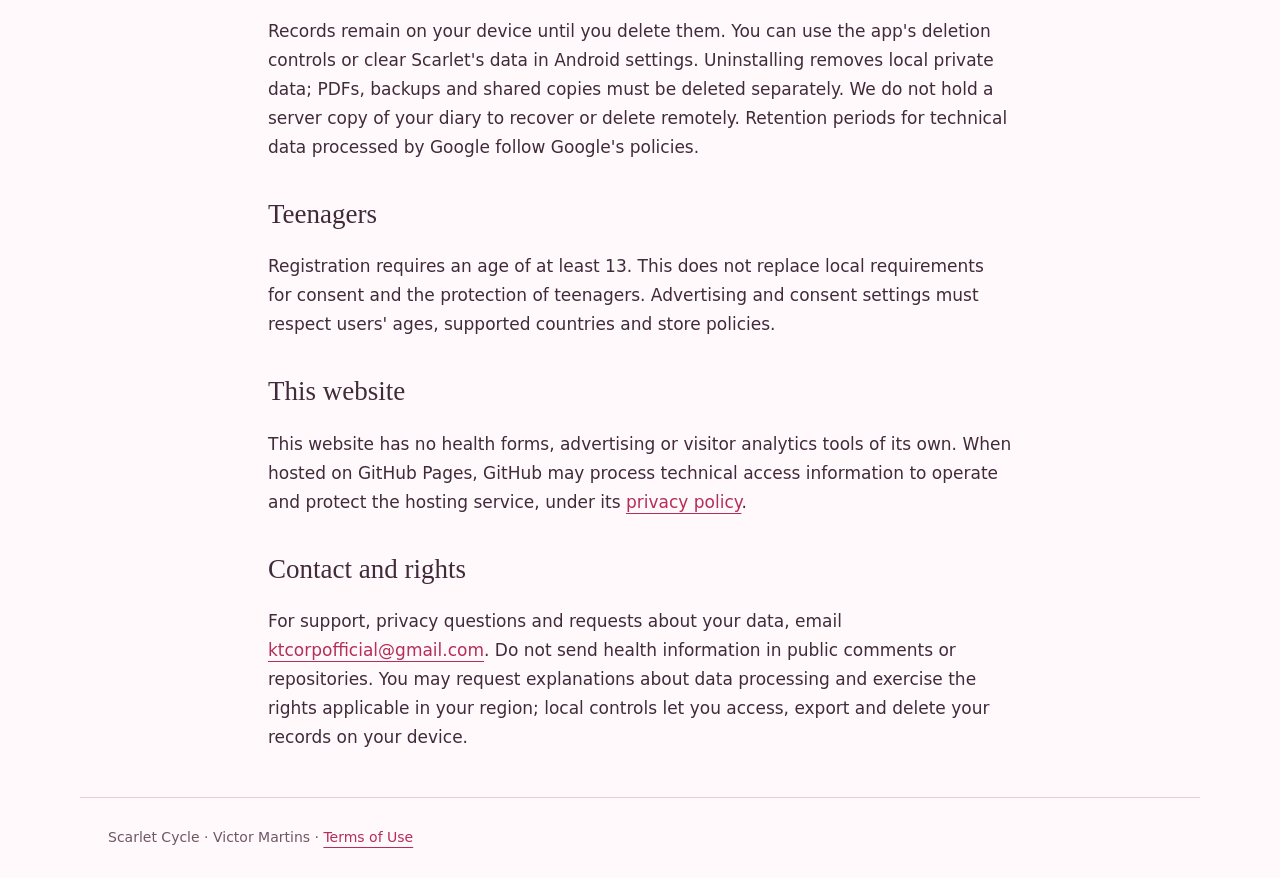
<file: scarlet-cycle/privacidade.en.html>
<!doctype html><html lang="en"><head><meta charset="utf-8"><meta name="viewport" content="width=device-width,initial-scale=1"><title>Privacy — Scarlet Cycle</title><link rel="stylesheet" href="style.css"></head><body><header><a class="brand" href="index.en.html">Scarlet Cycle</a><nav><a href="index.en.html">Home</a><a href="privacidade.en.html">Privacy</a><a href="suporte.en.html">Support</a></nav><nav class="languages" aria-label="Language / Idioma"><a lang="pt" href="privacidade.html">Português</a> · <a lang="en" href="privacidade.en.html" aria-current="page">English</a> · <a lang="es" href="privacidade.es.html">Español</a></nav></header><main class="legal"><p class="eyebrow">Updated November 24, 2026 · pre-release version</p><h1>Privacy policy</h1><p>This policy describes Scarlet Cycle for Android, developed by Victor Martins. The app is being prepared for publication. This page will be reviewed to reflect the final advertising settings and distribution countries.</p><h2>Personal records on your device</h2><p>The name, date of birth, period records, symptoms, body information, and fertility or pregnancy records you provide are stored on your device. The diary is encrypted with AES-GCM and a key protected by Android Keystore. We do not operate a server to receive these records or require a Scarlet online account.</p><h2>How we use information</h2><p>The app uses your records locally to organize your diary, display charts, calculate estimates and track your chosen goals. Your date of birth is used to enforce the minimum age of 13. Health data and your name are not sent to AdMob as advertising parameters.</p><h2>Advertising and technical data</h2><p>The ad-supported version uses the Google Mobile Ads SDK (AdMob). Even with test or non-personalized ads, the SDK may process your IP address, interactions with ads and the app, diagnostic information, and device or account identifiers, depending on the applicable settings. Google uses this data for advertising, measurement and fraud prevention; it is not your menstrual diary data. Processing may involve servers outside your country.</p><p>See <a href="https://policies.google.com/privacy">Google's privacy policy</a> and the <a href="https://developers.google.com/admob/android/privacy/play-data-disclosure">SDK data documentation</a>. Scarlet's records and calculations work offline; ads require a connection.</p><h2>Permissions and reminders</h2><p>Scarlet requests notification permission for local reminders. You can turn them off or change their time in the app, and manage sound and permissions in Android settings. Lock-screen content visibility depends on your device settings.</p><h2>PDFs and backups you choose to create</h2><p>When you export a PDF report, the file contains the information selected by the app for your appointment, including your registered name. The PDF does not have the diary's encryption: protect it and share it only with people you choose. Backups exported by the app are protected by the password you set. The location you choose for saving or sharing files may belong to another provider and is subject to that provider's policies.</p><h2>Retention and deletion</h2><p>Records remain on your device until you delete them. You can use the app's deletion controls or clear Scarlet's data in Android settings. Uninstalling removes local private data; PDFs, backups and shared copies must be deleted separately. We do not hold a server copy of your diary to recover or delete remotely. Retention periods for technical data processed by Google follow Google's policies.</p><h2>Teenagers</h2><p>Registration requires an age of at least 13. This does not replace local requirements for consent and the protection of teenagers. Advertising and consent settings must respect users' ages, supported countries and store policies.</p><h2>This website</h2><p>This website has no health forms, advertising or visitor analytics tools of its own. When hosted on GitHub Pages, GitHub may process technical access information to operate and protect the hosting service, under its <a href="https://docs.github.com/en/site-policy/privacy-policies/github-general-privacy-statement">privacy policy</a>.</p><h2>Contact and rights</h2><p>For support, privacy questions and requests about your data, email <a href="mailto:ktcorpofficial@gmail.com">ktcorpofficial@gmail.com</a>. Do not send health information in public comments or repositories. You may request explanations about data processing and exercise the rights applicable in your region; local controls let you access, export and delete your records on your device.</p></main><footer>Scarlet Cycle · Victor Martins · <a href='termos.en.html'>Terms of Use</a></footer></body></html>
</file>
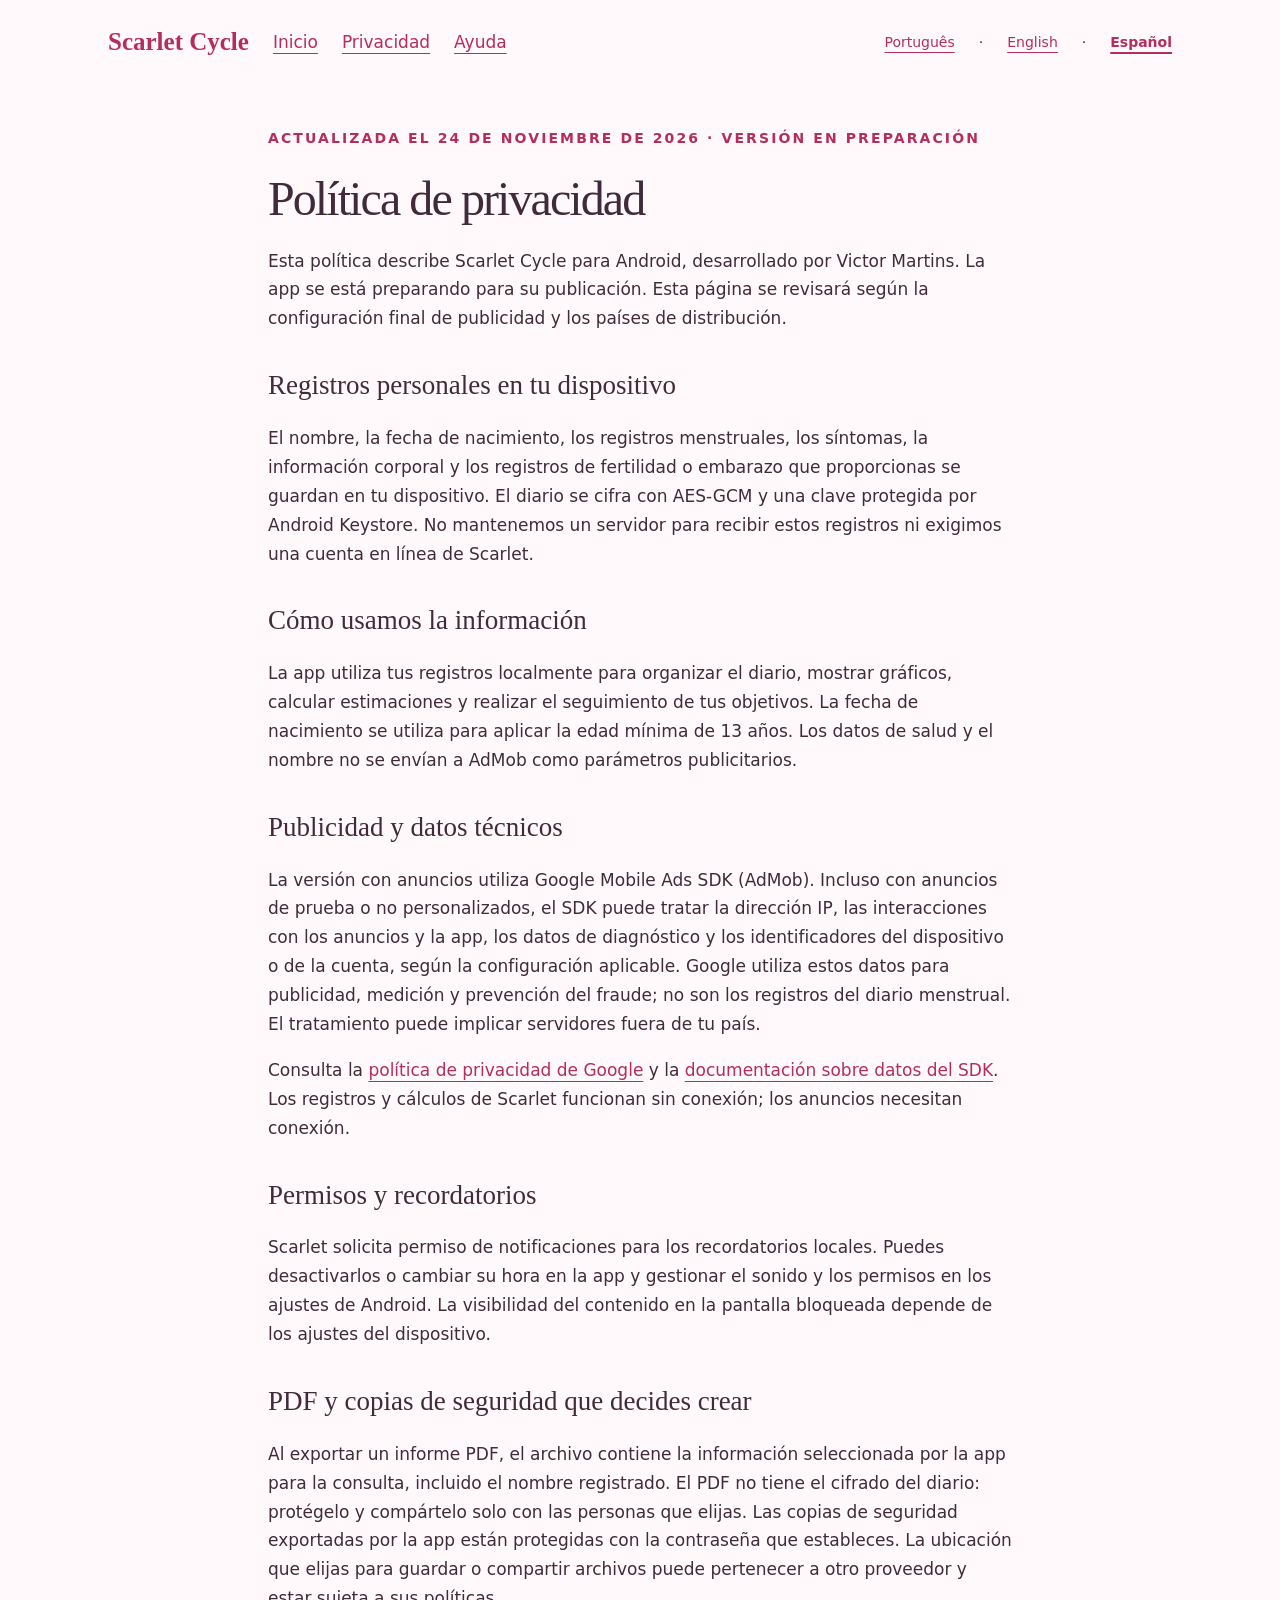
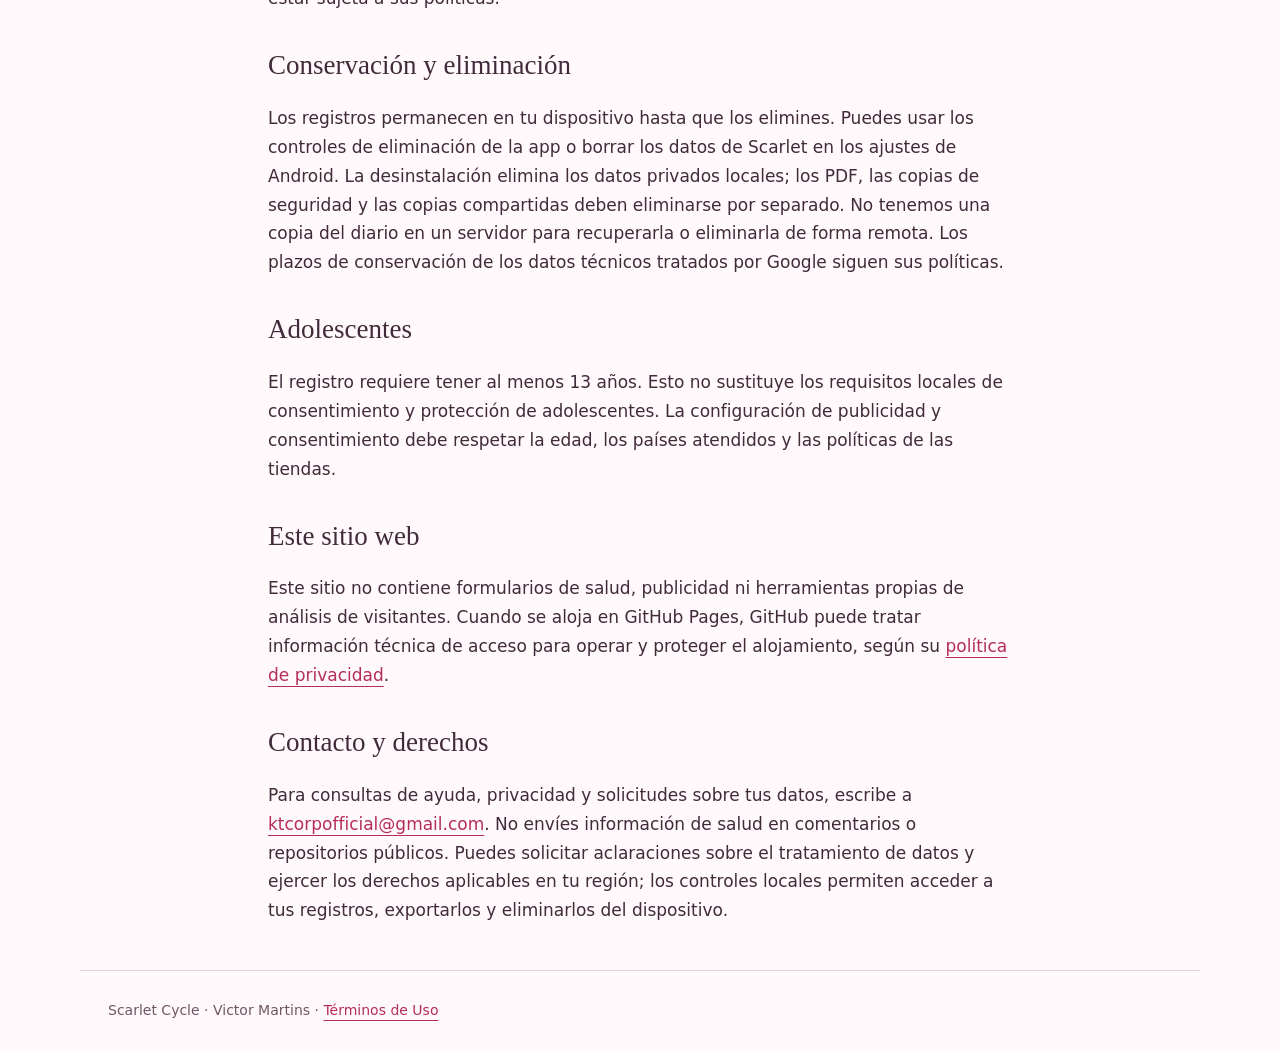
<file: scarlet-cycle/privacidade.es.html>
<!doctype html><html lang="es"><head><meta charset="utf-8"><meta name="viewport" content="width=device-width,initial-scale=1"><title>Privacidad — Scarlet Cycle</title><link rel="stylesheet" href="style.css"></head><body><header><a class="brand" href="index.es.html">Scarlet Cycle</a><nav><a href="index.es.html">Inicio</a><a href="privacidade.es.html">Privacidad</a><a href="suporte.es.html">Ayuda</a></nav><nav class="languages" aria-label="Language / Idioma"><a lang="pt" href="privacidade.html">Português</a> · <a lang="en" href="privacidade.en.html">English</a> · <a lang="es" href="privacidade.es.html" aria-current="page">Español</a></nav></header><main class="legal"><p class="eyebrow">Actualizada el 24 de noviembre de 2026 · versión en preparación</p><h1>Política de privacidad</h1><p>Esta política describe Scarlet Cycle para Android, desarrollado por Victor Martins. La app se está preparando para su publicación. Esta página se revisará según la configuración final de publicidad y los países de distribución.</p><h2>Registros personales en tu dispositivo</h2><p>El nombre, la fecha de nacimiento, los registros menstruales, los síntomas, la información corporal y los registros de fertilidad o embarazo que proporcionas se guardan en tu dispositivo. El diario se cifra con AES-GCM y una clave protegida por Android Keystore. No mantenemos un servidor para recibir estos registros ni exigimos una cuenta en línea de Scarlet.</p><h2>Cómo usamos la información</h2><p>La app utiliza tus registros localmente para organizar el diario, mostrar gráficos, calcular estimaciones y realizar el seguimiento de tus objetivos. La fecha de nacimiento se utiliza para aplicar la edad mínima de 13 años. Los datos de salud y el nombre no se envían a AdMob como parámetros publicitarios.</p><h2>Publicidad y datos técnicos</h2><p>La versión con anuncios utiliza Google Mobile Ads SDK (AdMob). Incluso con anuncios de prueba o no personalizados, el SDK puede tratar la dirección IP, las interacciones con los anuncios y la app, los datos de diagnóstico y los identificadores del dispositivo o de la cuenta, según la configuración aplicable. Google utiliza estos datos para publicidad, medición y prevención del fraude; no son los registros del diario menstrual. El tratamiento puede implicar servidores fuera de tu país.</p><p>Consulta la <a href="https://policies.google.com/privacy">política de privacidad de Google</a> y la <a href="https://developers.google.com/admob/android/privacy/play-data-disclosure">documentación sobre datos del SDK</a>. Los registros y cálculos de Scarlet funcionan sin conexión; los anuncios necesitan conexión.</p><h2>Permisos y recordatorios</h2><p>Scarlet solicita permiso de notificaciones para los recordatorios locales. Puedes desactivarlos o cambiar su hora en la app y gestionar el sonido y los permisos en los ajustes de Android. La visibilidad del contenido en la pantalla bloqueada depende de los ajustes del dispositivo.</p><h2>PDF y copias de seguridad que decides crear</h2><p>Al exportar un informe PDF, el archivo contiene la información seleccionada por la app para la consulta, incluido el nombre registrado. El PDF no tiene el cifrado del diario: protégelo y compártelo solo con las personas que elijas. Las copias de seguridad exportadas por la app están protegidas con la contraseña que estableces. La ubicación que elijas para guardar o compartir archivos puede pertenecer a otro proveedor y estar sujeta a sus políticas.</p><h2>Conservación y eliminación</h2><p>Los registros permanecen en tu dispositivo hasta que los elimines. Puedes usar los controles de eliminación de la app o borrar los datos de Scarlet en los ajustes de Android. La desinstalación elimina los datos privados locales; los PDF, las copias de seguridad y las copias compartidas deben eliminarse por separado. No tenemos una copia del diario en un servidor para recuperarla o eliminarla de forma remota. Los plazos de conservación de los datos técnicos tratados por Google siguen sus políticas.</p><h2>Adolescentes</h2><p>El registro requiere tener al menos 13 años. Esto no sustituye los requisitos locales de consentimiento y protección de adolescentes. La configuración de publicidad y consentimiento debe respetar la edad, los países atendidos y las políticas de las tiendas.</p><h2>Este sitio web</h2><p>Este sitio no contiene formularios de salud, publicidad ni herramientas propias de análisis de visitantes. Cuando se aloja en GitHub Pages, GitHub puede tratar información técnica de acceso para operar y proteger el alojamiento, según su <a href="https://docs.github.com/en/site-policy/privacy-policies/github-general-privacy-statement">política de privacidad</a>.</p><h2>Contacto y derechos</h2><p>Para consultas de ayuda, privacidad y solicitudes sobre tus datos, escribe a <a href="mailto:ktcorpofficial@gmail.com">ktcorpofficial@gmail.com</a>. No envíes información de salud en comentarios o repositorios públicos. Puedes solicitar aclaraciones sobre el tratamiento de datos y ejercer los derechos aplicables en tu región; los controles locales permiten acceder a tus registros, exportarlos y eliminarlos del dispositivo.</p></main><footer>Scarlet Cycle · Victor Martins · <a href='termos.es.html'>Términos de Uso</a></footer></body></html>
</file>
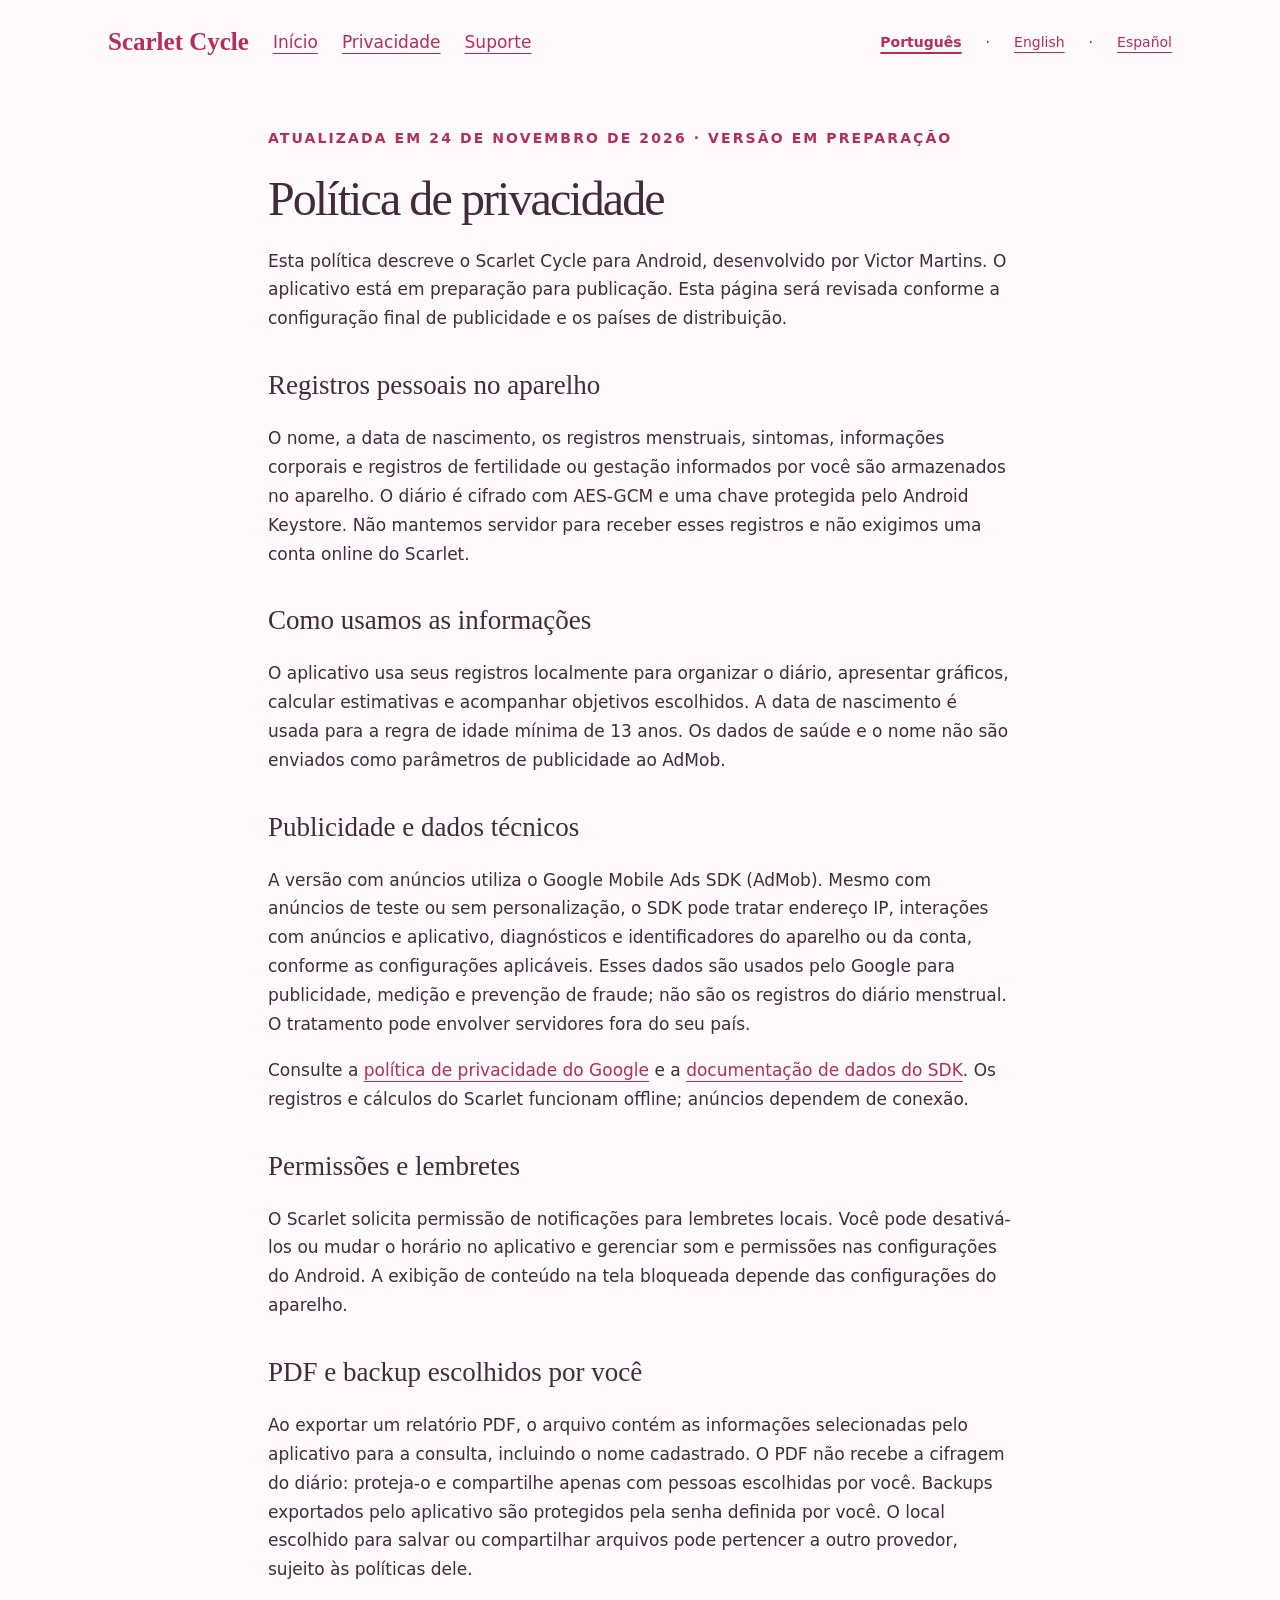
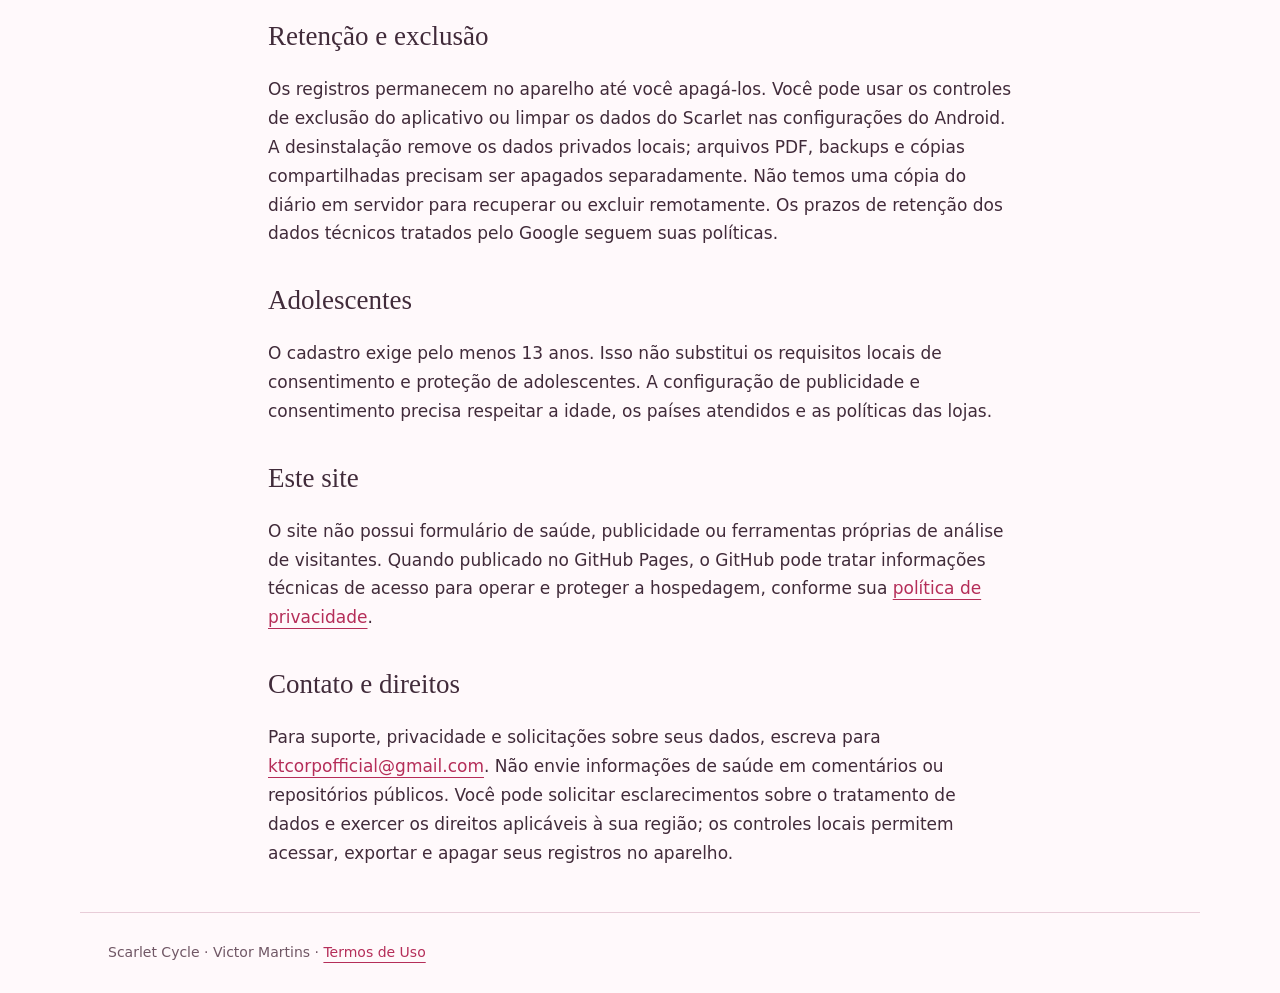
<file: scarlet-cycle/privacidade.html>
<!doctype html><html lang="pt-BR"><head><meta charset="utf-8"><meta name="viewport" content="width=device-width,initial-scale=1"><title>Privacidade — Scarlet Cycle</title><link rel="stylesheet" href="style.css"></head><body><header><a class="brand" href="./">Scarlet Cycle</a><nav><a href="./">Início</a><a href="privacidade.html">Privacidade</a><a href="suporte.html">Suporte</a></nav><nav class="languages" aria-label="Language / Idioma"><a lang="pt" href="privacidade.html" aria-current="page">Português</a> · <a lang="en" href="privacidade.en.html">English</a> · <a lang="es" href="privacidade.es.html">Español</a></nav></header><main class="legal"><p class="eyebrow">Atualizada em 24 de novembro de 2026 · versão em preparação</p><h1>Política de privacidade</h1><p>Esta política descreve o Scarlet Cycle para Android, desenvolvido por Victor Martins. O aplicativo está em preparação para publicação. Esta página será revisada conforme a configuração final de publicidade e os países de distribuição.</p><h2>Registros pessoais no aparelho</h2><p>O nome, a data de nascimento, os registros menstruais, sintomas, informações corporais e registros de fertilidade ou gestação informados por você são armazenados no aparelho. O diário é cifrado com AES-GCM e uma chave protegida pelo Android Keystore. Não mantemos servidor para receber esses registros e não exigimos uma conta online do Scarlet.</p><h2>Como usamos as informações</h2><p>O aplicativo usa seus registros localmente para organizar o diário, apresentar gráficos, calcular estimativas e acompanhar objetivos escolhidos. A data de nascimento é usada para a regra de idade mínima de 13 anos. Os dados de saúde e o nome não são enviados como parâmetros de publicidade ao AdMob.</p><h2>Publicidade e dados técnicos</h2><p>A versão com anúncios utiliza o Google Mobile Ads SDK (AdMob). Mesmo com anúncios de teste ou sem personalização, o SDK pode tratar endereço IP, interações com anúncios e aplicativo, diagnósticos e identificadores do aparelho ou da conta, conforme as configurações aplicáveis. Esses dados são usados pelo Google para publicidade, medição e prevenção de fraude; não são os registros do diário menstrual. O tratamento pode envolver servidores fora do seu país.</p><p>Consulte a <a href="https://policies.google.com/privacy">política de privacidade do Google</a> e a <a href="https://developers.google.com/admob/android/privacy/play-data-disclosure">documentação de dados do SDK</a>. Os registros e cálculos do Scarlet funcionam offline; anúncios dependem de conexão.</p><h2>Permissões e lembretes</h2><p>O Scarlet solicita permissão de notificações para lembretes locais. Você pode desativá-los ou mudar o horário no aplicativo e gerenciar som e permissões nas configurações do Android. A exibição de conteúdo na tela bloqueada depende das configurações do aparelho.</p><h2>PDF e backup escolhidos por você</h2><p>Ao exportar um relatório PDF, o arquivo contém as informações selecionadas pelo aplicativo para a consulta, incluindo o nome cadastrado. O PDF não recebe a cifragem do diário: proteja-o e compartilhe apenas com pessoas escolhidas por você. Backups exportados pelo aplicativo são protegidos pela senha definida por você. O local escolhido para salvar ou compartilhar arquivos pode pertencer a outro provedor, sujeito às políticas dele.</p><h2>Retenção e exclusão</h2><p>Os registros permanecem no aparelho até você apagá-los. Você pode usar os controles de exclusão do aplicativo ou limpar os dados do Scarlet nas configurações do Android. A desinstalação remove os dados privados locais; arquivos PDF, backups e cópias compartilhadas precisam ser apagados separadamente. Não temos uma cópia do diário em servidor para recuperar ou excluir remotamente. Os prazos de retenção dos dados técnicos tratados pelo Google seguem suas políticas.</p><h2>Adolescentes</h2><p>O cadastro exige pelo menos 13 anos. Isso não substitui os requisitos locais de consentimento e proteção de adolescentes. A configuração de publicidade e consentimento precisa respeitar a idade, os países atendidos e as políticas das lojas.</p><h2>Este site</h2><p>O site não possui formulário de saúde, publicidade ou ferramentas próprias de análise de visitantes. Quando publicado no GitHub Pages, o GitHub pode tratar informações técnicas de acesso para operar e proteger a hospedagem, conforme sua <a href="https://docs.github.com/en/site-policy/privacy-policies/github-general-privacy-statement">política de privacidade</a>.</p><h2>Contato e direitos</h2><p>Para suporte, privacidade e solicitações sobre seus dados, escreva para <a href="mailto:ktcorpofficial@gmail.com">ktcorpofficial@gmail.com</a>. Não envie informações de saúde em comentários ou repositórios públicos. Você pode solicitar esclarecimentos sobre o tratamento de dados e exercer os direitos aplicáveis à sua região; os controles locais permitem acessar, exportar e apagar seus registros no aparelho.</p></main><footer>Scarlet Cycle · Victor Martins · <a href='termos.html'>Termos de Uso</a></footer></body></html>
</file>
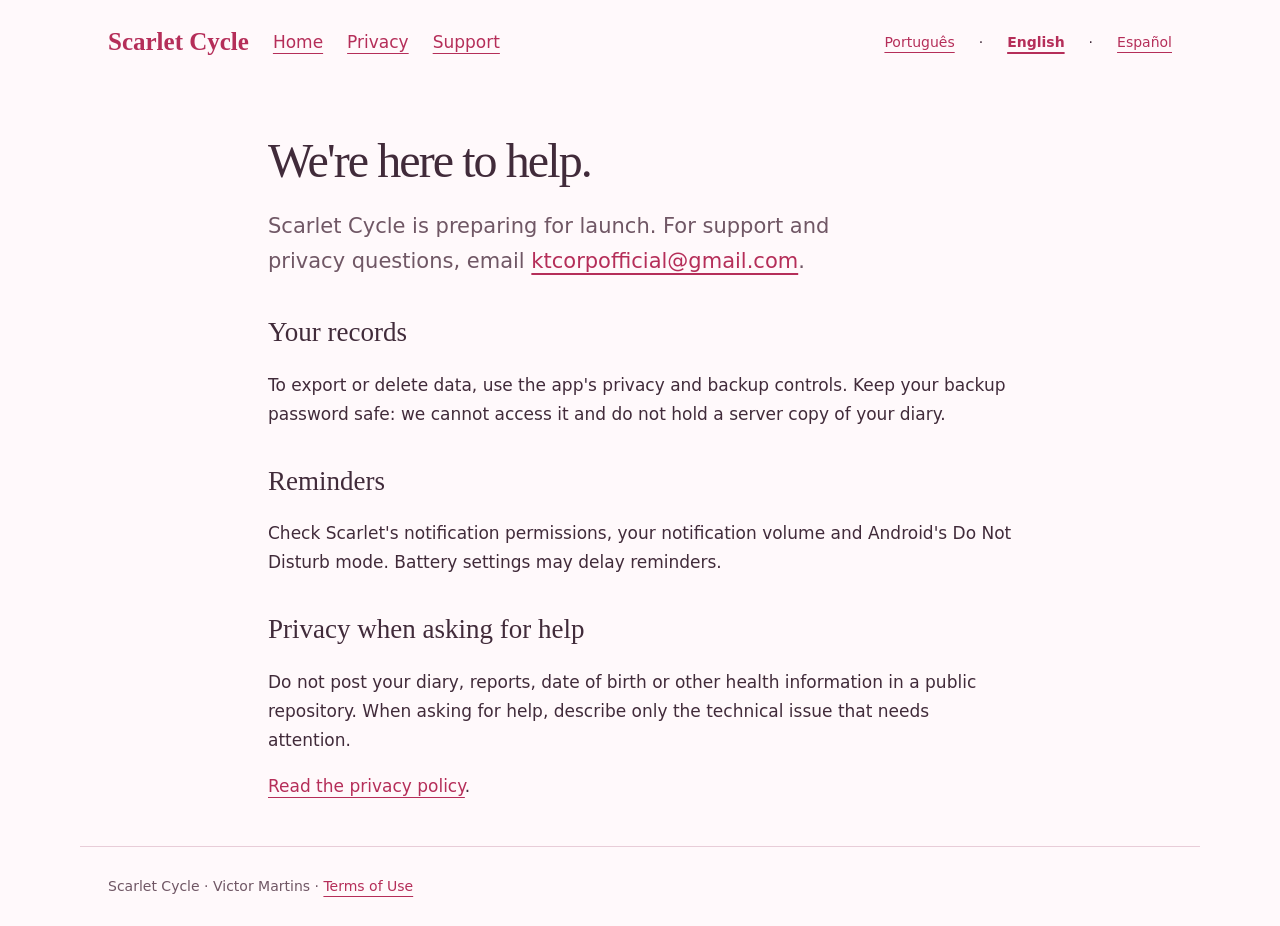
<file: scarlet-cycle/suporte.en.html>
<!doctype html><html lang="en"><head><meta charset="utf-8"><meta name="viewport" content="width=device-width,initial-scale=1"><title>Support — Scarlet Cycle</title><link rel="stylesheet" href="style.css"></head><body><header><a class="brand" href="index.en.html">Scarlet Cycle</a><nav><a href="index.en.html">Home</a><a href="privacidade.en.html">Privacy</a><a href="suporte.en.html">Support</a></nav><nav class="languages" aria-label="Language / Idioma"><a lang="pt" href="suporte.html">Português</a> · <a lang="en" href="suporte.en.html" aria-current="page">English</a> · <a lang="es" href="suporte.es.html">Español</a></nav></header><main class="legal"><h1>We're here to help.</h1><p class="lead">Scarlet Cycle is preparing for launch. For support and privacy questions, email <a href="mailto:ktcorpofficial@gmail.com">ktcorpofficial@gmail.com</a>.</p><h2>Your records</h2><p>To export or delete data, use the app's privacy and backup controls. Keep your backup password safe: we cannot access it and do not hold a server copy of your diary.</p><h2>Reminders</h2><p>Check Scarlet's notification permissions, your notification volume and Android's Do Not Disturb mode. Battery settings may delay reminders.</p><h2>Privacy when asking for help</h2><p>Do not post your diary, reports, date of birth or other health information in a public repository. When asking for help, describe only the technical issue that needs attention.</p><p><a href="privacidade.en.html">Read the privacy policy</a>.</p></main><footer>Scarlet Cycle · Victor Martins · <a href='termos.en.html'>Terms of Use</a></footer></body></html>
</file>
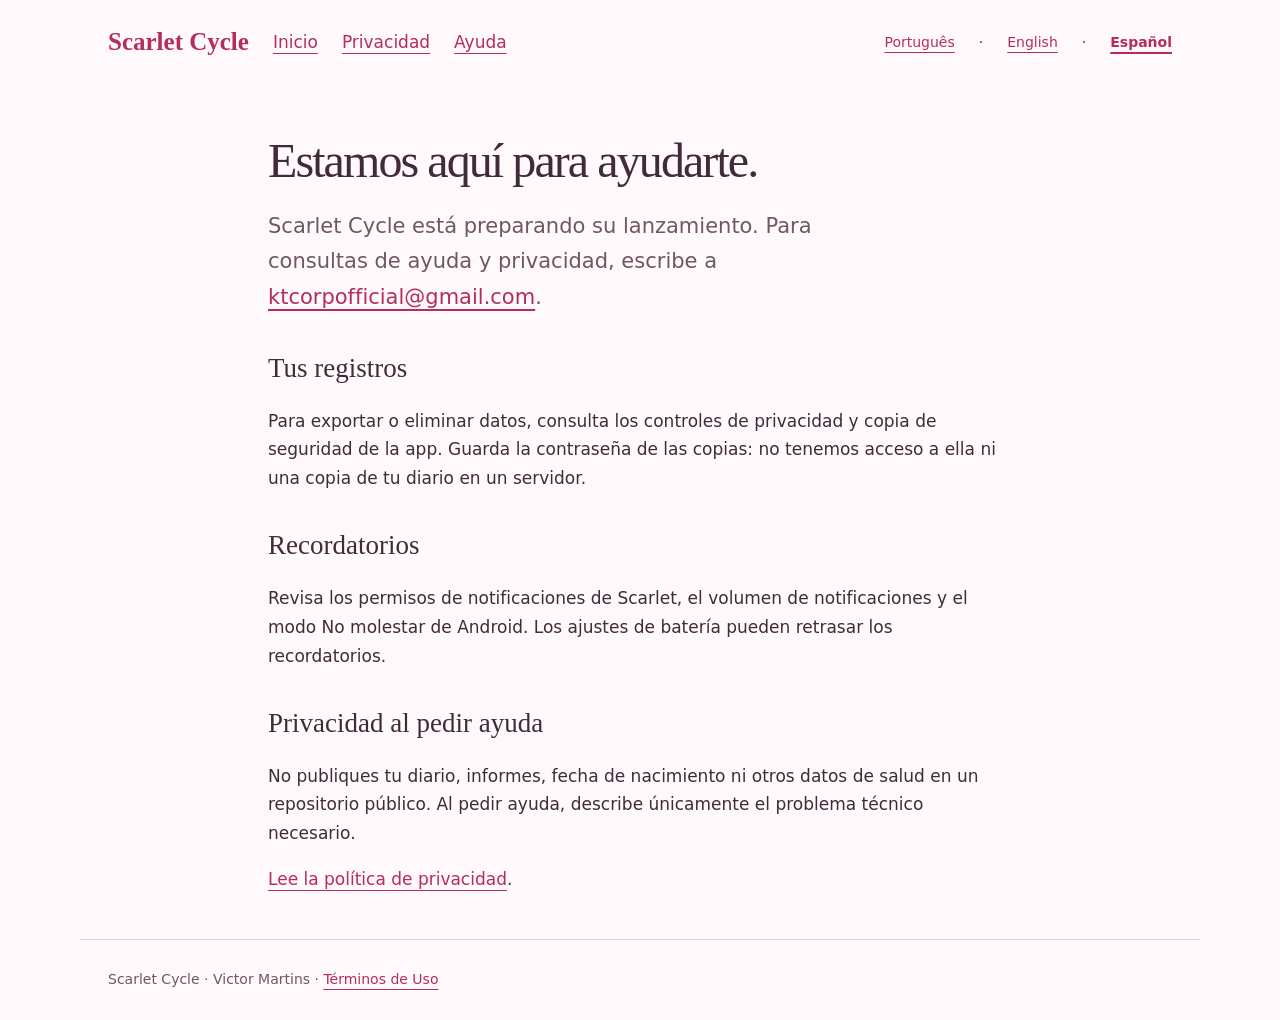
<file: scarlet-cycle/suporte.es.html>
<!doctype html><html lang="es"><head><meta charset="utf-8"><meta name="viewport" content="width=device-width,initial-scale=1"><title>Ayuda — Scarlet Cycle</title><link rel="stylesheet" href="style.css"></head><body><header><a class="brand" href="index.es.html">Scarlet Cycle</a><nav><a href="index.es.html">Inicio</a><a href="privacidade.es.html">Privacidad</a><a href="suporte.es.html">Ayuda</a></nav><nav class="languages" aria-label="Language / Idioma"><a lang="pt" href="suporte.html">Português</a> · <a lang="en" href="suporte.en.html">English</a> · <a lang="es" href="suporte.es.html" aria-current="page">Español</a></nav></header><main class="legal"><h1>Estamos aquí para ayudarte.</h1><p class="lead">Scarlet Cycle está preparando su lanzamiento. Para consultas de ayuda y privacidad, escribe a <a href="mailto:ktcorpofficial@gmail.com">ktcorpofficial@gmail.com</a>.</p><h2>Tus registros</h2><p>Para exportar o eliminar datos, consulta los controles de privacidad y copia de seguridad de la app. Guarda la contraseña de las copias: no tenemos acceso a ella ni una copia de tu diario en un servidor.</p><h2>Recordatorios</h2><p>Revisa los permisos de notificaciones de Scarlet, el volumen de notificaciones y el modo No molestar de Android. Los ajustes de batería pueden retrasar los recordatorios.</p><h2>Privacidad al pedir ayuda</h2><p>No publiques tu diario, informes, fecha de nacimiento ni otros datos de salud en un repositorio público. Al pedir ayuda, describe únicamente el problema técnico necesario.</p><p><a href="privacidade.es.html">Lee la política de privacidad</a>.</p></main><footer>Scarlet Cycle · Victor Martins · <a href='termos.es.html'>Términos de Uso</a></footer></body></html>
</file>
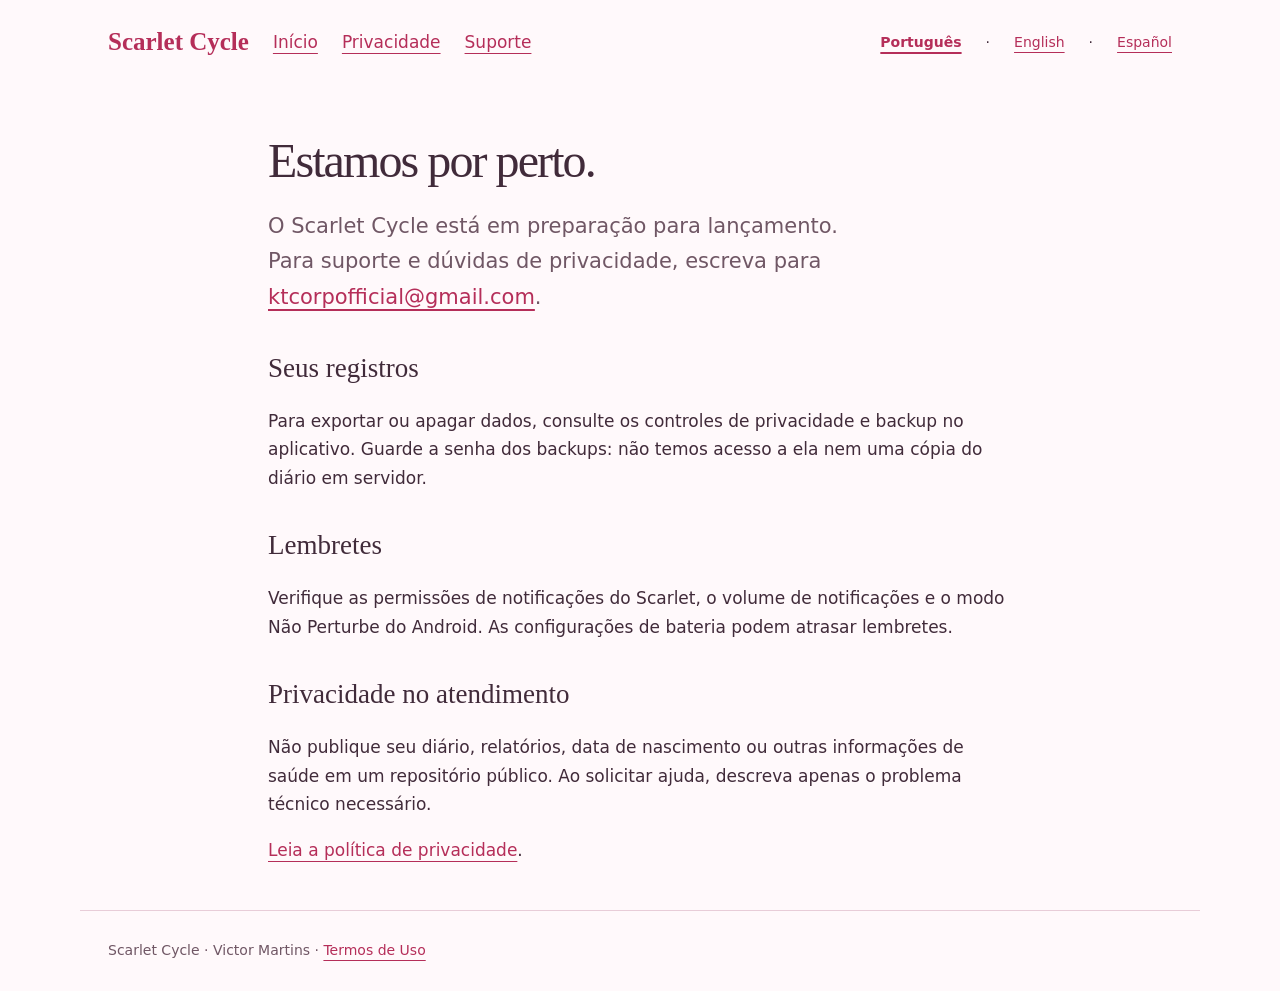
<file: scarlet-cycle/suporte.html>
<!doctype html><html lang="pt-BR"><head><meta charset="utf-8"><meta name="viewport" content="width=device-width,initial-scale=1"><title>Suporte — Scarlet Cycle</title><link rel="stylesheet" href="style.css"></head><body><header><a class="brand" href="./">Scarlet Cycle</a><nav><a href="./">Início</a><a href="privacidade.html">Privacidade</a><a href="suporte.html">Suporte</a></nav><nav class="languages" aria-label="Language / Idioma"><a lang="pt" href="suporte.html" aria-current="page">Português</a> · <a lang="en" href="suporte.en.html">English</a> · <a lang="es" href="suporte.es.html">Español</a></nav></header><main class="legal"><h1>Estamos por perto.</h1><p class="lead">O Scarlet Cycle está em preparação para lançamento. Para suporte e dúvidas de privacidade, escreva para <a href="mailto:ktcorpofficial@gmail.com">ktcorpofficial@gmail.com</a>.</p><h2>Seus registros</h2><p>Para exportar ou apagar dados, consulte os controles de privacidade e backup no aplicativo. Guarde a senha dos backups: não temos acesso a ela nem uma cópia do diário em servidor.</p><h2>Lembretes</h2><p>Verifique as permissões de notificações do Scarlet, o volume de notificações e o modo Não Perturbe do Android. As configurações de bateria podem atrasar lembretes.</p><h2>Privacidade no atendimento</h2><p>Não publique seu diário, relatórios, data de nascimento ou outras informações de saúde em um repositório público. Ao solicitar ajuda, descreva apenas o problema técnico necessário.</p><p><a href="privacidade.html">Leia a política de privacidade</a>.</p></main><footer>Scarlet Cycle · Victor Martins · <a href='termos.html'>Termos de Uso</a></footer></body></html>
</file>
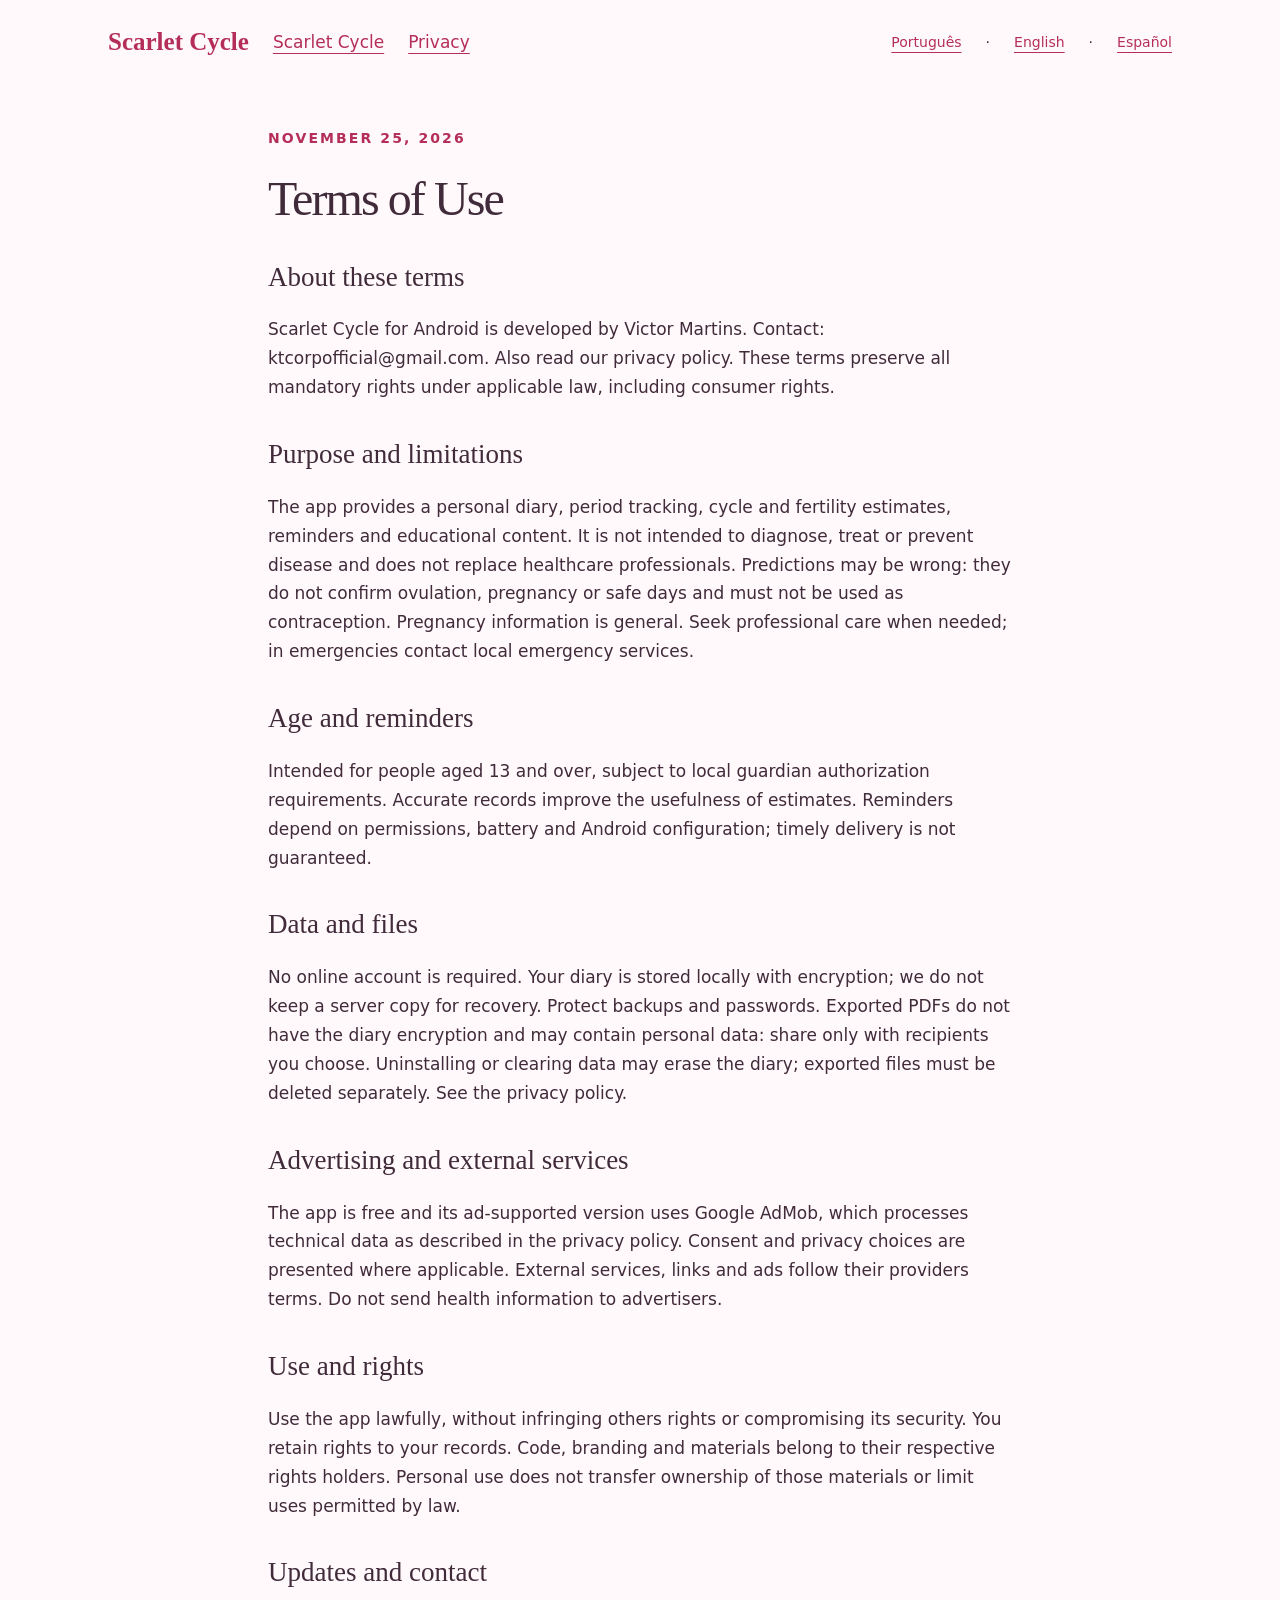
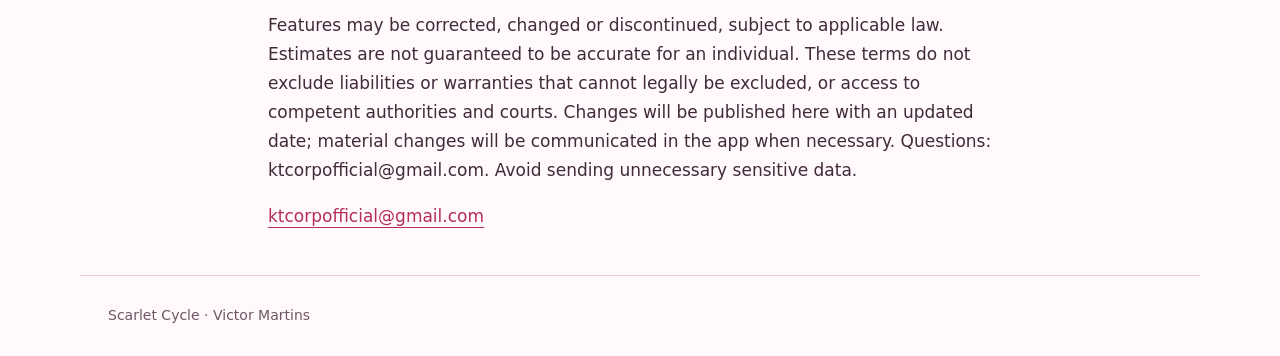
<file: scarlet-cycle/termos.en.html>
<!doctype html><html lang='en'><head><meta charset='utf-8'><meta name='viewport' content='width=device-width,initial-scale=1'><title>Terms of Use — Scarlet Cycle</title><link rel='stylesheet' href='style.css'></head><body><header><a class='brand' href='index.en.html'>Scarlet Cycle</a><nav><a href='index.en.html'>Scarlet Cycle</a><a href='privacidade.en.html'>Privacy</a></nav><nav class='languages' aria-label='Language / Idioma'><a href='termos.html' lang='pt'>Português</a> · <a href='termos.en.html' lang='en'>English</a> · <a href='termos.es.html' lang='es'>Español</a></nav></header><main class='legal'><p class='eyebrow'>November 25, 2026</p><h1>Terms of Use</h1><h2>About these terms</h2><p>Scarlet Cycle for Android is developed by Victor Martins. Contact: ktcorpofficial@gmail.com. Also read our privacy policy. These terms preserve all mandatory rights under applicable law, including consumer rights.</p><h2>Purpose and limitations</h2><p>The app provides a personal diary, period tracking, cycle and fertility estimates, reminders and educational content. It is not intended to diagnose, treat or prevent disease and does not replace healthcare professionals. Predictions may be wrong: they do not confirm ovulation, pregnancy or safe days and must not be used as contraception. Pregnancy information is general. Seek professional care when needed; in emergencies contact local emergency services.</p><h2>Age and reminders</h2><p>Intended for people aged 13 and over, subject to local guardian authorization requirements. Accurate records improve the usefulness of estimates. Reminders depend on permissions, battery and Android configuration; timely delivery is not guaranteed.</p><h2>Data and files</h2><p>No online account is required. Your diary is stored locally with encryption; we do not keep a server copy for recovery. Protect backups and passwords. Exported PDFs do not have the diary encryption and may contain personal data: share only with recipients you choose. Uninstalling or clearing data may erase the diary; exported files must be deleted separately. See the privacy policy.</p><h2>Advertising and external services</h2><p>The app is free and its ad-supported version uses Google AdMob, which processes technical data as described in the privacy policy. Consent and privacy choices are presented where applicable. External services, links and ads follow their providers terms. Do not send health information to advertisers.</p><h2>Use and rights</h2><p>Use the app lawfully, without infringing others rights or compromising its security. You retain rights to your records. Code, branding and materials belong to their respective rights holders. Personal use does not transfer ownership of those materials or limit uses permitted by law.</p><h2>Updates and contact</h2><p>Features may be corrected, changed or discontinued, subject to applicable law. Estimates are not guaranteed to be accurate for an individual. These terms do not exclude liabilities or warranties that cannot legally be excluded, or access to competent authorities and courts. Changes will be published here with an updated date; material changes will be communicated in the app when necessary. Questions: ktcorpofficial@gmail.com. Avoid sending unnecessary sensitive data.</p><p><a href='mailto:ktcorpofficial@gmail.com'>ktcorpofficial@gmail.com</a></p></main><footer>Scarlet Cycle · Victor Martins</footer></body></html>
</file>
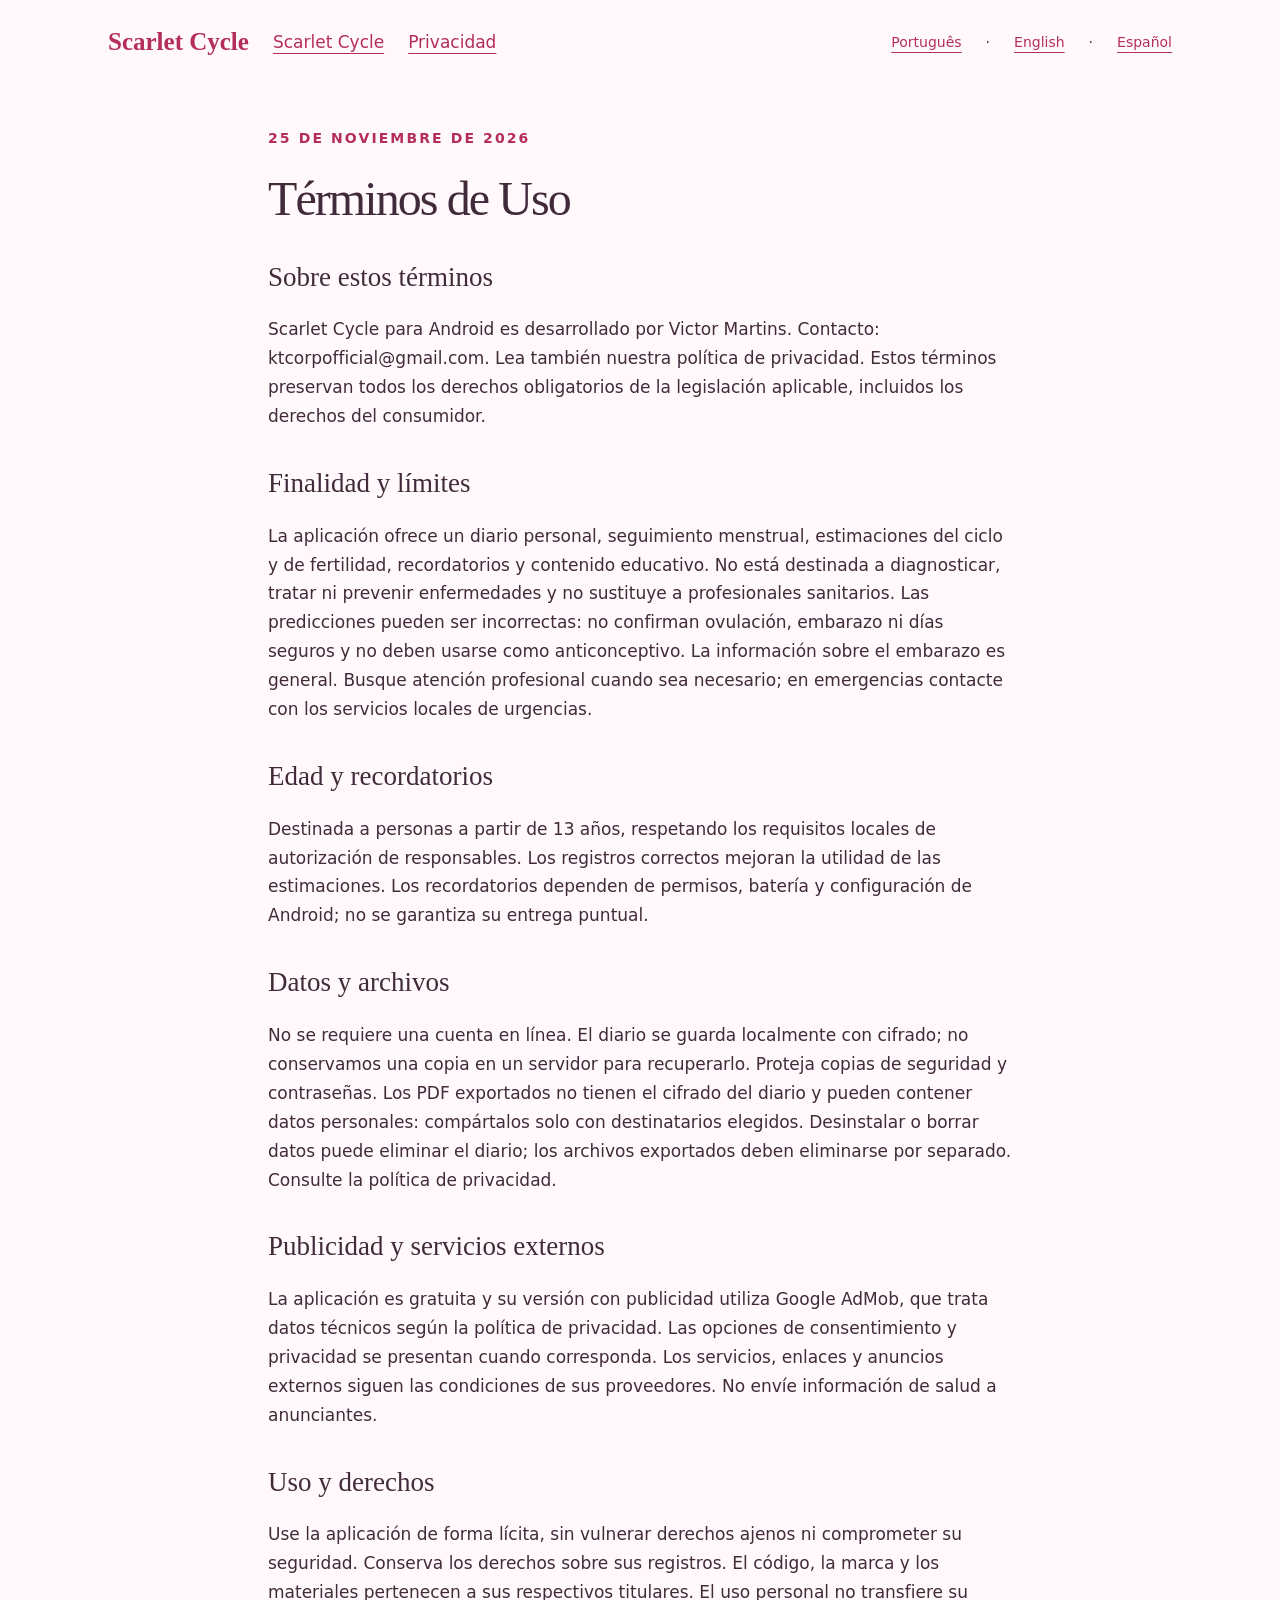
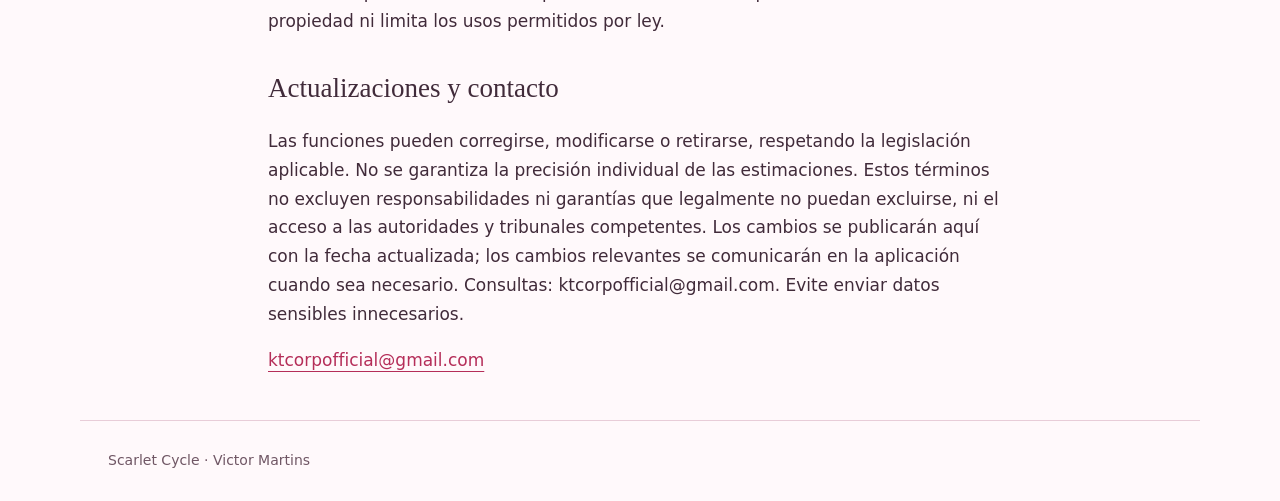
<file: scarlet-cycle/termos.es.html>
<!doctype html><html lang='es'><head><meta charset='utf-8'><meta name='viewport' content='width=device-width,initial-scale=1'><title>Términos de Uso — Scarlet Cycle</title><link rel='stylesheet' href='style.css'></head><body><header><a class='brand' href='index.es.html'>Scarlet Cycle</a><nav><a href='index.es.html'>Scarlet Cycle</a><a href='privacidade.es.html'>Privacidad</a></nav><nav class='languages' aria-label='Language / Idioma'><a href='termos.html' lang='pt'>Português</a> · <a href='termos.en.html' lang='en'>English</a> · <a href='termos.es.html' lang='es'>Español</a></nav></header><main class='legal'><p class='eyebrow'>25 de noviembre de 2026</p><h1>Términos de Uso</h1><h2>Sobre estos t&#233;rminos</h2><p>Scarlet Cycle para Android es desarrollado por Victor Martins. Contacto: ktcorpofficial@gmail.com. Lea tambi&#233;n nuestra pol&#237;tica de privacidad. Estos t&#233;rminos preservan todos los derechos obligatorios de la legislaci&#243;n aplicable, incluidos los derechos del consumidor.</p><h2>Finalidad y l&#237;mites</h2><p>La aplicaci&#243;n ofrece un diario personal, seguimiento menstrual, estimaciones del ciclo y de fertilidad, recordatorios y contenido educativo. No est&#225; destinada a diagnosticar, tratar ni prevenir enfermedades y no sustituye a profesionales sanitarios. Las predicciones pueden ser incorrectas: no confirman ovulaci&#243;n, embarazo ni d&#237;as seguros y no deben usarse como anticonceptivo. La informaci&#243;n sobre el embarazo es general. Busque atenci&#243;n profesional cuando sea necesario; en emergencias contacte con los servicios locales de urgencias.</p><h2>Edad y recordatorios</h2><p>Destinada a personas a partir de 13 a&#241;os, respetando los requisitos locales de autorizaci&#243;n de responsables. Los registros correctos mejoran la utilidad de las estimaciones. Los recordatorios dependen de permisos, bater&#237;a y configuraci&#243;n de Android; no se garantiza su entrega puntual.</p><h2>Datos y archivos</h2><p>No se requiere una cuenta en l&#237;nea. El diario se guarda localmente con cifrado; no conservamos una copia en un servidor para recuperarlo. Proteja copias de seguridad y contrase&#241;as. Los PDF exportados no tienen el cifrado del diario y pueden contener datos personales: comp&#225;rtalos solo con destinatarios elegidos. Desinstalar o borrar datos puede eliminar el diario; los archivos exportados deben eliminarse por separado. Consulte la pol&#237;tica de privacidad.</p><h2>Publicidad y servicios externos</h2><p>La aplicaci&#243;n es gratuita y su versi&#243;n con publicidad utiliza Google AdMob, que trata datos t&#233;cnicos seg&#250;n la pol&#237;tica de privacidad. Las opciones de consentimiento y privacidad se presentan cuando corresponda. Los servicios, enlaces y anuncios externos siguen las condiciones de sus proveedores. No env&#237;e informaci&#243;n de salud a anunciantes.</p><h2>Uso y derechos</h2><p>Use la aplicaci&#243;n de forma l&#237;cita, sin vulnerar derechos ajenos ni comprometer su seguridad. Conserva los derechos sobre sus registros. El c&#243;digo, la marca y los materiales pertenecen a sus respectivos titulares. El uso personal no transfiere su propiedad ni limita los usos permitidos por ley.</p><h2>Actualizaciones y contacto</h2><p>Las funciones pueden corregirse, modificarse o retirarse, respetando la legislaci&#243;n aplicable. No se garantiza la precisi&#243;n individual de las estimaciones. Estos t&#233;rminos no excluyen responsabilidades ni garant&#237;as que legalmente no puedan excluirse, ni el acceso a las autoridades y tribunales competentes. Los cambios se publicar&#225;n aqu&#237; con la fecha actualizada; los cambios relevantes se comunicar&#225;n en la aplicaci&#243;n cuando sea necesario. Consultas: ktcorpofficial@gmail.com. Evite enviar datos sensibles innecesarios.</p><p><a href='mailto:ktcorpofficial@gmail.com'>ktcorpofficial@gmail.com</a></p></main><footer>Scarlet Cycle · Victor Martins</footer></body></html>
</file>
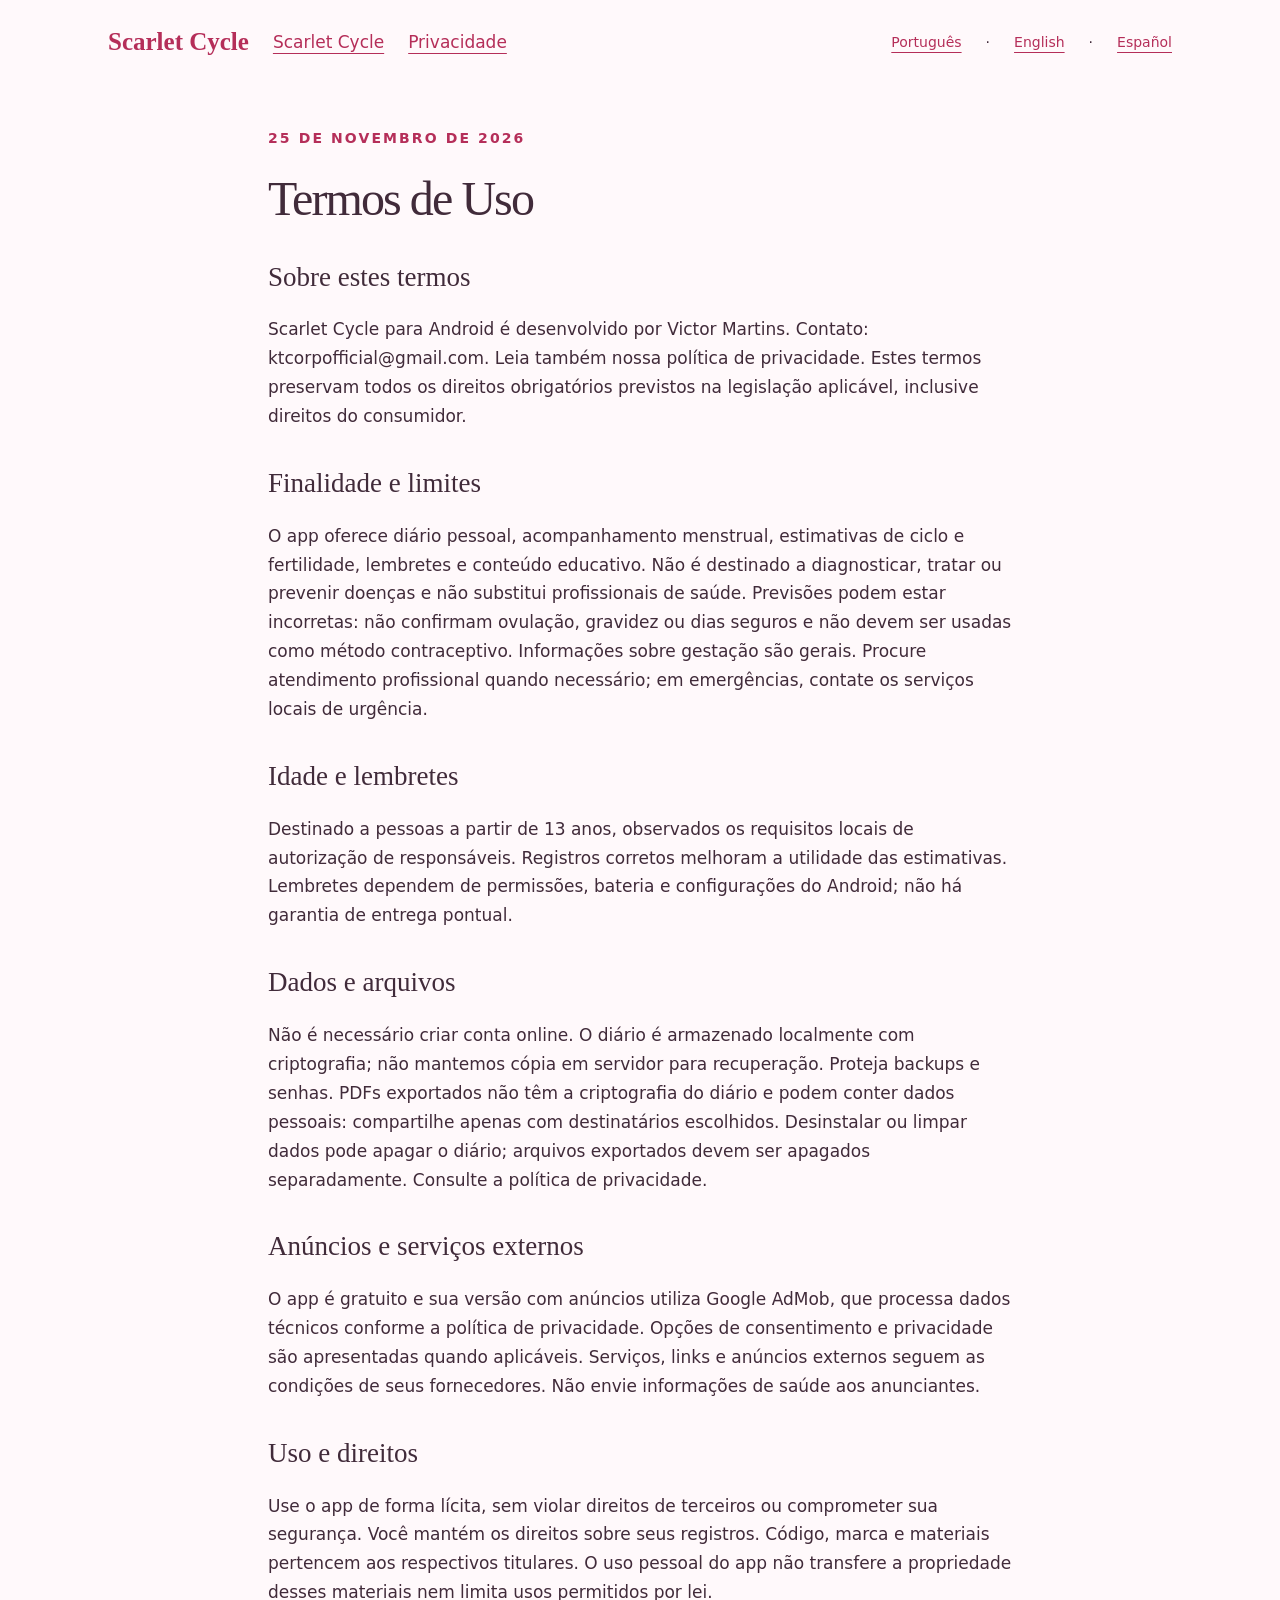
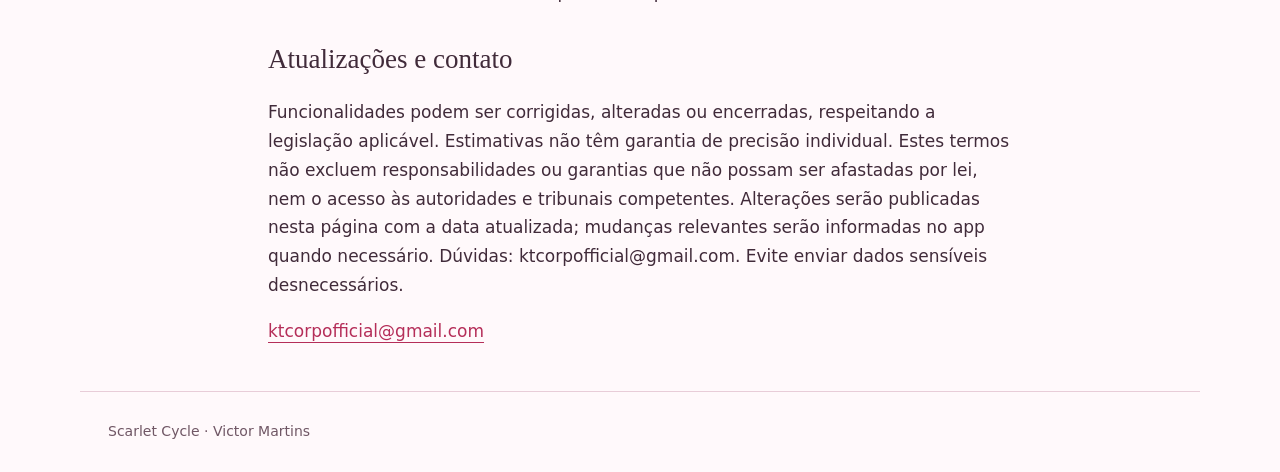
<file: scarlet-cycle/termos.html>
<!doctype html><html lang='pt'><head><meta charset='utf-8'><meta name='viewport' content='width=device-width,initial-scale=1'><title>Termos de Uso — Scarlet Cycle</title><link rel='stylesheet' href='style.css'></head><body><header><a class='brand' href='index.html'>Scarlet Cycle</a><nav><a href='index.html'>Scarlet Cycle</a><a href='privacidade.html'>Privacidade</a></nav><nav class='languages' aria-label='Language / Idioma'><a href='termos.html' lang='pt'>Português</a> · <a href='termos.en.html' lang='en'>English</a> · <a href='termos.es.html' lang='es'>Español</a></nav></header><main class='legal'><p class='eyebrow'>25 de novembro de 2026</p><h1>Termos de Uso</h1><h2>Sobre estes termos</h2><p>Scarlet Cycle para Android &#233; desenvolvido por Victor Martins. Contato: ktcorpofficial@gmail.com. Leia tamb&#233;m nossa pol&#237;tica de privacidade. Estes termos preservam todos os direitos obrigat&#243;rios previstos na legisla&#231;&#227;o aplic&#225;vel, inclusive direitos do consumidor.</p><h2>Finalidade e limites</h2><p>O app oferece di&#225;rio pessoal, acompanhamento menstrual, estimativas de ciclo e fertilidade, lembretes e conte&#250;do educativo. N&#227;o &#233; destinado a diagnosticar, tratar ou prevenir doen&#231;as e n&#227;o substitui profissionais de sa&#250;de. Previs&#245;es podem estar incorretas: n&#227;o confirmam ovula&#231;&#227;o, gravidez ou dias seguros e n&#227;o devem ser usadas como m&#233;todo contraceptivo. Informa&#231;&#245;es sobre gesta&#231;&#227;o s&#227;o gerais. Procure atendimento profissional quando necess&#225;rio; em emerg&#234;ncias, contate os servi&#231;os locais de urg&#234;ncia.</p><h2>Idade e lembretes</h2><p>Destinado a pessoas a partir de 13 anos, observados os requisitos locais de autoriza&#231;&#227;o de respons&#225;veis. Registros corretos melhoram a utilidade das estimativas. Lembretes dependem de permiss&#245;es, bateria e configura&#231;&#245;es do Android; n&#227;o h&#225; garantia de entrega pontual.</p><h2>Dados e arquivos</h2><p>N&#227;o &#233; necess&#225;rio criar conta online. O di&#225;rio &#233; armazenado localmente com criptografia; n&#227;o mantemos c&#243;pia em servidor para recupera&#231;&#227;o. Proteja backups e senhas. PDFs exportados n&#227;o t&#234;m a criptografia do di&#225;rio e podem conter dados pessoais: compartilhe apenas com destinat&#225;rios escolhidos. Desinstalar ou limpar dados pode apagar o di&#225;rio; arquivos exportados devem ser apagados separadamente. Consulte a pol&#237;tica de privacidade.</p><h2>An&#250;ncios e servi&#231;os externos</h2><p>O app &#233; gratuito e sua vers&#227;o com an&#250;ncios utiliza Google AdMob, que processa dados t&#233;cnicos conforme a pol&#237;tica de privacidade. Op&#231;&#245;es de consentimento e privacidade s&#227;o apresentadas quando aplic&#225;veis. Servi&#231;os, links e an&#250;ncios externos seguem as condi&#231;&#245;es de seus fornecedores. N&#227;o envie informa&#231;&#245;es de sa&#250;de aos anunciantes.</p><h2>Uso e direitos</h2><p>Use o app de forma l&#237;cita, sem violar direitos de terceiros ou comprometer sua seguran&#231;a. Voc&#234; mant&#233;m os direitos sobre seus registros. C&#243;digo, marca e materiais pertencem aos respectivos titulares. O uso pessoal do app n&#227;o transfere a propriedade desses materiais nem limita usos permitidos por lei.</p><h2>Atualiza&#231;&#245;es e contato</h2><p>Funcionalidades podem ser corrigidas, alteradas ou encerradas, respeitando a legisla&#231;&#227;o aplic&#225;vel. Estimativas n&#227;o t&#234;m garantia de precis&#227;o individual. Estes termos n&#227;o excluem responsabilidades ou garantias que n&#227;o possam ser afastadas por lei, nem o acesso &#224;s autoridades e tribunais competentes. Altera&#231;&#245;es ser&#227;o publicadas nesta p&#225;gina com a data atualizada; mudan&#231;as relevantes ser&#227;o informadas no app quando necess&#225;rio. D&#250;vidas: ktcorpofficial@gmail.com. Evite enviar dados sens&#237;veis desnecess&#225;rios.</p><p><a href='mailto:ktcorpofficial@gmail.com'>ktcorpofficial@gmail.com</a></p></main><footer>Scarlet Cycle · Victor Martins</footer></body></html>
</file>
<file: scarlet-cycle/style.css>
:root{--ink:#412b3a;--red:#b52e59;--muted:#705765}*{box-sizing:border-box}body{margin:0;color:var(--ink);background:#fff9fb;font:17px/1.7 system-ui,sans-serif}a{color:var(--red);text-underline-offset:5px}a:focus-visible{outline:3px solid #73334f;outline-offset:5px}header,footer,main{max-width:1120px;margin:auto;padding:28px}header{display:flex;align-items:center;justify-content:space-between;gap:24px}nav{display:flex;gap:24px;flex-wrap:wrap}.brand{font:700 25px Georgia,serif;text-decoration:none}.hero{display:grid;grid-template-columns:1.25fr 1fr;align-items:center;gap:60px;padding:70px 0 90px}.eyebrow{font-size:14px;letter-spacing:.15em;text-transform:uppercase;color:var(--red);font-weight:700}h1{font:400 clamp(42px,6vw,76px)/1.08 Georgia,serif;letter-spacing:-.04em;margin:22px 0}h2{font:400 34px/1.2 Georgia,serif}h3{font-size:20px}.lead{font-size:21px;color:var(--muted);max-width:600px}.button{display:inline-block;background:var(--red);color:white;padding:13px 24px;border-radius:30px;text-decoration:none;margin-top:16px}.art{width:100%;max-width:400px;aspect-ratio:1;border-radius:50%;background:radial-gradient(circle,#f6dce7,#efe0f5);display:grid;place-items:center;box-shadow:0 30px 90px #b52e5915}.art svg{width:78%;height:78%}.features{display:grid;grid-template-columns:repeat(3,1fr);gap:32px;border-top:1px solid #e8cdd8;padding:35px 0}.features p{color:var(--muted)}.note{background:#eee5f6;padding:30px;border-radius:22px;margin:30px 0}.legal{max-width:800px}.legal h1{font-size:48px}.legal h2{font-size:27px;margin-top:36px}footer{border-top:1px solid #e8cdd8;font-size:14px;color:var(--muted)}@media(max-width:700px){header{align-items:flex-start;flex-direction:column}.hero{grid-template-columns:1fr;padding:35px 0;gap:30px}.art{max-width:280px;margin:auto}.features{grid-template-columns:1fr;gap:12px}main,header,footer{padding:22px}nav{gap:18px}.legal h1{font-size:38px}}

header{flex-wrap:wrap}.languages{font-size:14px;margin-left:auto}.languages a[aria-current=page]{font-weight:700;text-decoration-thickness:2px}@media(max-width:700px){.languages{margin-left:0}}
</file>
